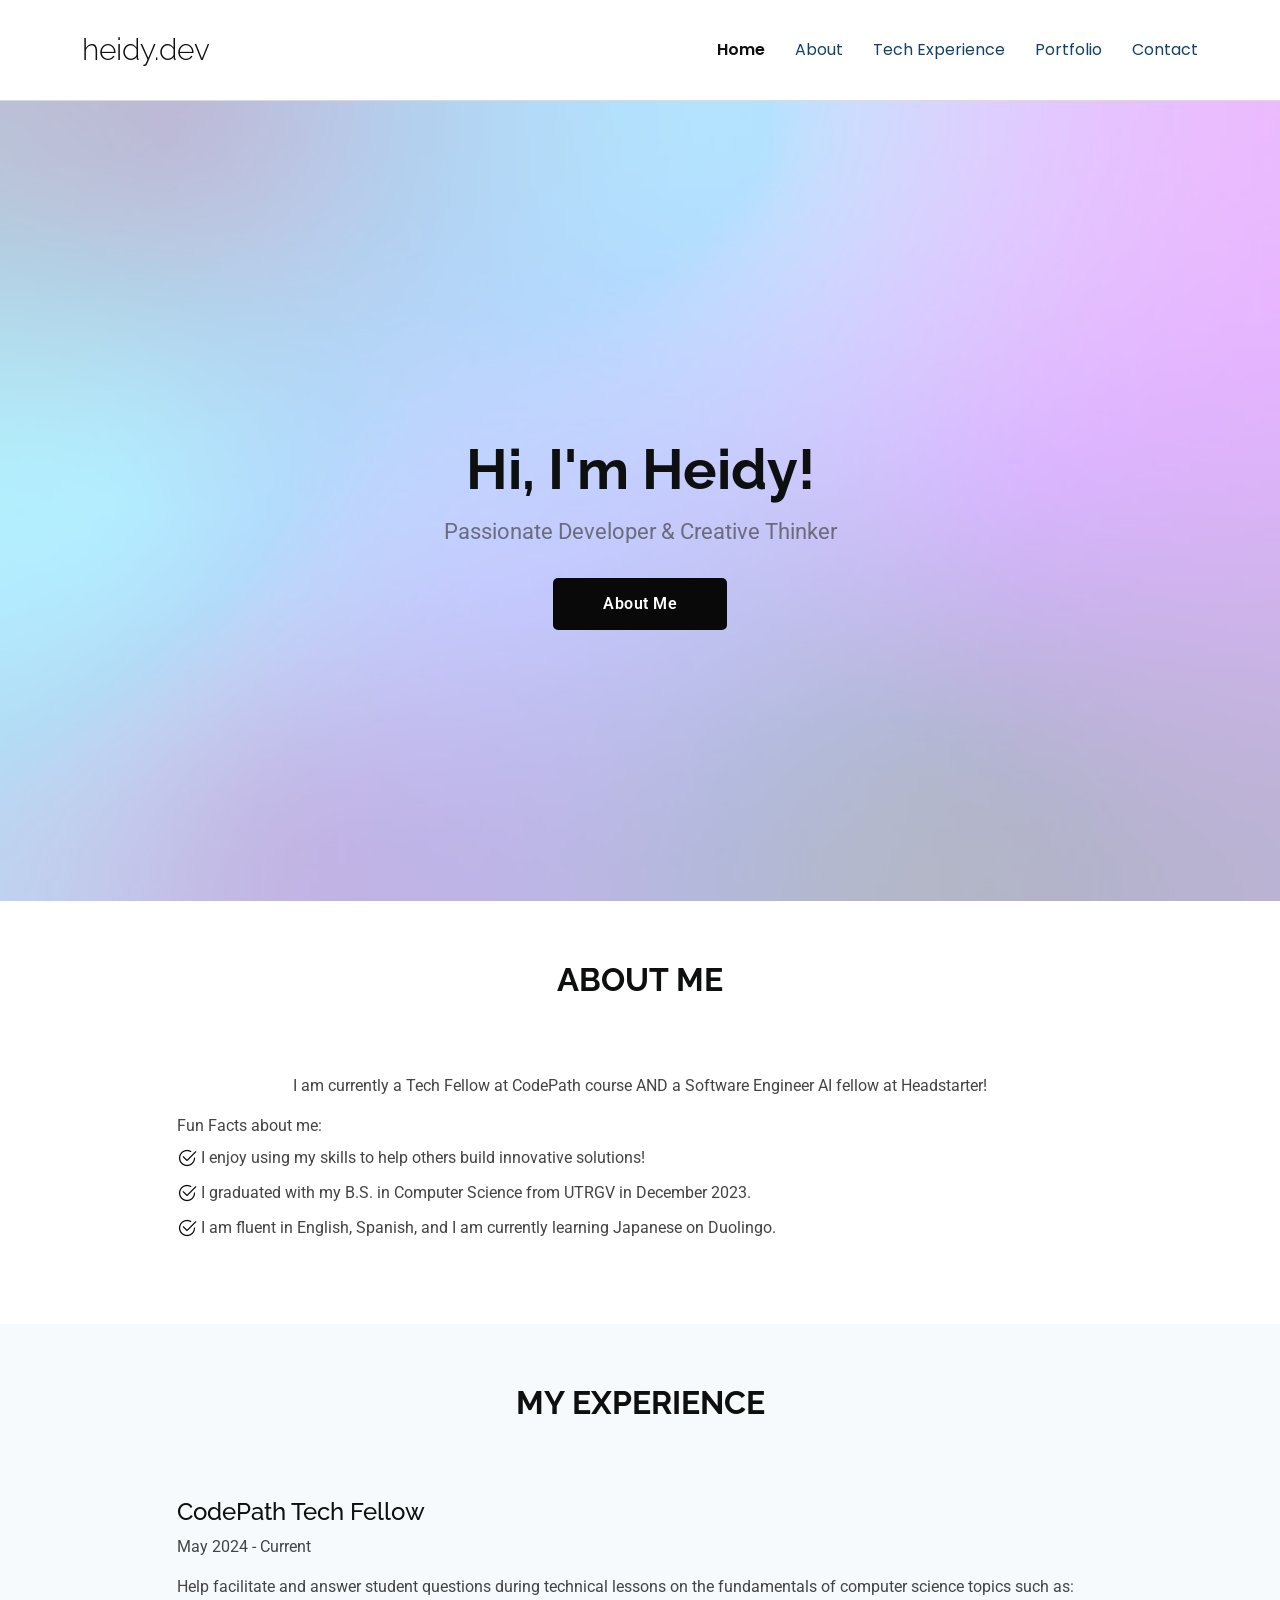
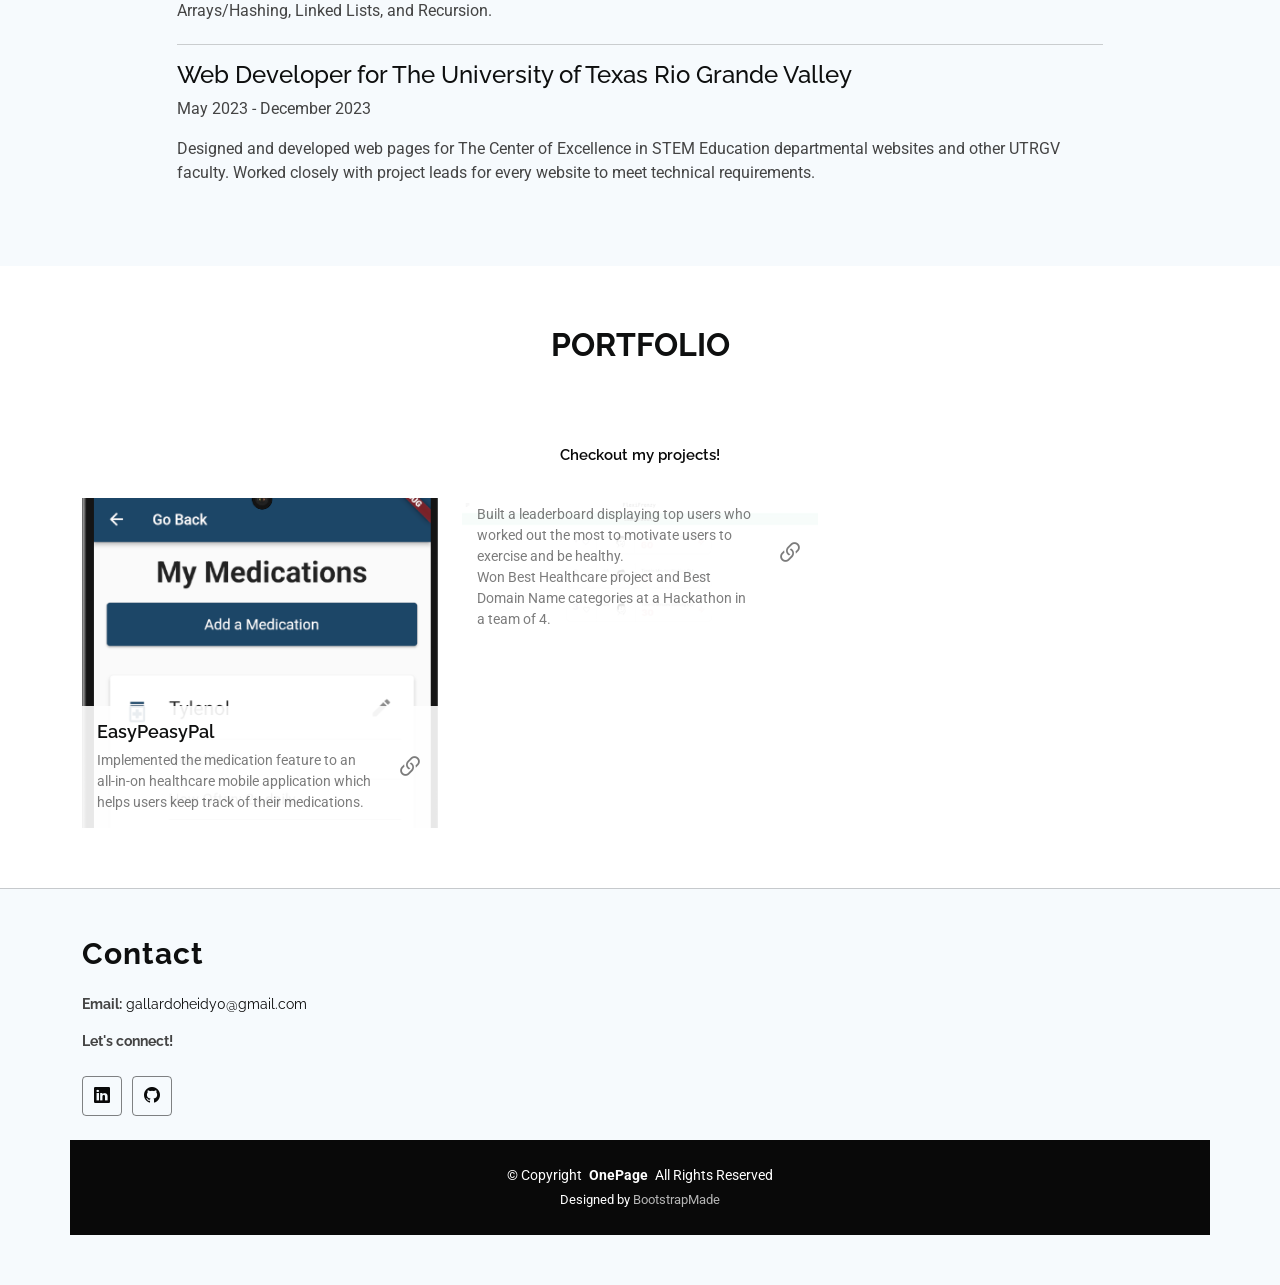
<file: index.html>
<!DOCTYPE html>
<html lang="en">

<head>
  <meta charset="utf-8">
  <meta content="width=device-width, initial-scale=1.0" name="viewport">
  <title>Heidy Gallardo</title>
  <meta content="" name="description">
  <meta content="" name="keywords">

  <!-- Favicons -->
  <link href="assets/img/favicon.png" rel="icon">
  <link href="assets/img/apple-touch-icon.png" rel="apple-touch-icon">

  <!-- Fonts -->
  <link href="https://fonts.googleapis.com" rel="preconnect">
  <link href="https://fonts.gstatic.com" rel="preconnect" crossorigin>
  <link
    href="https://fonts.googleapis.com/css2?family=Roboto:ital,wght@0,100;0,300;0,400;0,500;0,700;0,900;1,100;1,300;1,400;1,500;1,700;1,900&family=Poppins:ital,wght@0,100;0,200;0,300;0,400;0,500;0,600;0,700;0,800;0,900;1,100;1,200;1,300;1,400;1,500;1,600;1,700;1,800;1,900&family=Raleway:ital,wght@0,100;0,200;0,300;0,400;0,500;0,600;0,700;0,800;0,900;1,100;1,200;1,300;1,400;1,500;1,600;1,700;1,800;1,900&display=swap"
    rel="stylesheet">

  <!-- Vendor CSS Files -->
  <link href="assets/vendor/bootstrap/css/bootstrap.min.css" rel="stylesheet">
  <link href="assets/vendor/bootstrap-icons/bootstrap-icons.css" rel="stylesheet">
  <link href="assets/vendor/aos/aos.css" rel="stylesheet">
  <link href="assets/vendor/glightbox/css/glightbox.min.css" rel="stylesheet">
  <link href="assets/vendor/swiper/swiper-bundle.min.css" rel="stylesheet">

  <!-- Main CSS File -->
  <link href="assets/css/main.css" rel="stylesheet">

  <!-- =======================================================
  * Template Name: OnePage
  * Template URL: https://bootstrapmade.com/onepage-multipurpose-bootstrap-template/
  * Updated: Jun 29 2024 with Bootstrap v5.3.3
  * Author: BootstrapMade.com
  * License: https://bootstrapmade.com/license/
  ======================================================== -->
</head>

<body class="index-page">

  <header id="header" class="header d-flex align-items-center sticky-top">
    <div class="container-fluid container-xl position-relative d-flex align-items-center">

      <a href="index.html" class="logo d-flex align-items-center me-auto">
        <!-- Uncomment the line below if you also wish to use an image logo -->
        <!-- <img src="assets/img/logo.png" alt=""> -->
        <h1 class="sitename">heidy.dev</h1>
      </a>

      <nav id="navmenu" class="navmenu">
        <ul>
          <li><a href="#hero" class="active">Home<br></a></li>
          <li><a href="#about">About</a></li>
          <li><a href="#experience">Tech Experience</a></li>

          <li><a href="#portfolio">Portfolio</a></li>

          <li><a href="#footer">Contact</a></li>
        </ul>
        <i class="mobile-nav-toggle d-xl-none bi bi-list"></i>
      </nav>

      <!--<a class="btn-getstarted" href="#">Contact</a>-->

    </div>
  </header>

  <main class="main">

    <!-- Hero Section -->
    <section id="hero" class="hero section">

      <img src="assets/img/gradient-webpage.jpg" alt="" data-aos="fade-in" class="">

      <div class="container">
        <div class="row justify-content-center" data-aos="zoom-out">
          <div class="col-xl-7 col-lg-9 text-center">
            <h1>Hi, I'm Heidy!</h1>
            <p>Passionate Developer & Creative Thinker
            </p>
          </div>
        </div>
        <div class="text-center" data-aos="zoom-out" data-aos-delay="100">
          <a href="#about" class="btn-get-started">About Me</a>
        </div>

      </div>

    </section><!-- /Hero Section -->

    <!-- About Section -->
    <section id="about" class="about section">

      <!-- Section Title -->
      <div class="container section-title" data-aos="fade-up">
        <h2>About Me<br></h2>
      </div><!-- End Section Title -->

      <div class="container text-center">

        <div class="row gy-4 justify-content-center">

          <div class="col-xl-10 content" data-aos="fade-up" data-aos-delay="100">
            <p>
              I am currently a Tech Fellow at CodePath course AND a Software
              Engineer AI fellow at Headstarter!
            </p>
           
            <ul>
           
              <li>Fun Facts about me:</li>
              <li><i class="bi bi-check2-circle"></i> <span>I enjoy using my skills to help others build innovative
                  solutions!</span></li>
              <li><i class="bi bi-check2-circle"></i> <span>I graduated with my B.S. in Computer Science from UTRGV in
                  December 2023.</span></li>
              <li><i class="bi bi-check2-circle"></i> <span>I am fluent in English, Spanish, and I am currently learning
                  Japanese on Duolingo. </span>
              </li>
            </ul>
          </div>



        </div>


        

      </div>

    </section><!-- /About Section -->


    <!-- Work Experience Section -->
    <section id="experience" class="about section light-background">

      <!-- Section Title -->
      <div class="container section-title" data-aos="fade-up">
        <h2>My Experience<br></h2>
      </div><!-- End Section Title -->

      <div class="container">

        <div class="row gy-4 justify-content-center">

          <div class="col-xl-10 content" data-aos="fade-up" data-aos-delay="100">
            <h4>CodePath Tech Fellow </h4>
            <p>May 2024 - Current</p>
            <p> 
              <ul>
                <li>Help facilitate and answer student questions during technical lessons on the fundamentals of computer science topics such as: Arrays/Hashing, Linked Lists, and Recursion.</li>
              </ul>

            </p>
            <hr>
            <h4>Web Developer for The University of Texas Rio Grande Valley</h4>
            <p>May 2023 - December 2023</p>
            <p> 
              <ul>
                <li>Designed and developed web pages for The Center of Excellence in STEM Education departmental websites and other UTRGV faculty. Worked closely with project leads for every website to meet technical requirements.</li>
              </ul>
            </p>
          </div>



        </div>

      </div>

    </section><!-- /Work Experience Section -->

    <!-- Portfolio Section -->
    <section id="portfolio" class="portfolio section">

      <!-- Section Title -->
      <div class="container section-title" data-aos="fade-up">
        <h2>Portfolio</h2>
      
      </div><!-- End Section Title -->

      <div class="container">

        <div class="isotope-layout" data-default-filter="*" data-layout="masonry" data-sort="original-order">

          <ul class="portfolio-filters isotope-filters" data-aos="fade-up" data-aos-delay="100">
            <li data-filter="*" class="filter-active">Checkout my projects!</li>
        
          </ul><!-- End Portfolio Filters -->

          <div class="row gy-4 isotope-container" data-aos="fade-up" data-aos-delay="200">

            <div class="col-lg-4 col-md-6 portfolio-item isotope-item filter-branding">
              <img src="assets/img/medications.png" class="img-fluid" alt="">
              <div class="portfolio-info">
                <h4>EasyPeasyPal</h4>
                <p>Implemented the medication feature to an all-in-on healthcare mobile application which helps users keep track of their medications.</p>
                
                <a href="https://github.com/frankynava22/easypeasypal" title="More Details" class="details-link"><i
                    class="bi bi-link-45deg"></i></a>
              </div>
            </div><!-- End Portfolio Item -->

            <div class="col-lg-4 col-md-6 portfolio-item isotope-item filter-branding">
              <img id="leaderboard-img" src="assets/img/leaderboard.png" class="img-fluid" alt="">
              <div class="portfolio-info">
                <h4>FlexiFrenzy</h4>
                <p>Built a leaderboard displaying top users who worked out the most to motivate users to exercise and be healthy. </p>
                <p>Won Best Healthcare project and Best Domain Name categories at a Hackathon in a team of 4.</p>
                
                <a href="https://github.com/brubiol/Hackathon-2023/tree/3462a48cfcf92907704f547851f81b1fc18025a1" title="More Details" class="details-link"><i
                    class="bi bi-link-45deg"></i></a>
              </div>
            </div><!-- End Portfolio Item -->

          




          </div><!-- End Portfolio Container -->

        </div>

      </div>

    </section><!-- /Portfolio Section -->


  </main>

  <footer id="footer" class="footer light-background">

    <div class="container footer-top">
      <div class="row gy-4">

        <div class="col-lg-5 col-md-12 footer-about">
          <a href="index.html" class="logo d-flex align-items-center">
            <span class="sitename">Contact</span>
          </a>
          <p><strong>Email:</strong>
            <a href=""> gallardoheidy0@gmail.com</a>
          </p>
          <p>

          </p>

          <p><strong>Let's connect!</strong> </p>

          <div class="social-links d-flex mt-4">
            <a href="https://www.linkedin.com/in/heidy-gallardo"><i class="bi bi-linkedin"></i></a>
            <a href="https://github.com/heidygallardo"><i class="bi bi-github"></i></a>

          </div>
        </div>


        <!--
        <div class="col-lg-3 col-md-12 footer-contact text-center text-md-start">
          <span class="sitename">Contact</span>
        </div>-->


      </div>
    </div>

    <div class="container copyright text-center mt-4">
      <p>© <span>Copyright</span> <strong class="px-1 sitename">OnePage</strong> <span>All Rights Reserved</span></p>
      <div class="credits">
        <!-- All the links in the footer should remain intact. -->
        <!-- You can delete the links only if you've purchased the pro version. -->
        <!-- Licensing information: https://bootstrapmade.com/license/ -->
        <!-- Purchase the pro version with working PHP/AJAX contact form: [buy-url] -->
        Designed by <a href="https://bootstrapmade.com/">BootstrapMade</a>
      </div>
    </div>

  </footer>

  <!-- Scroll Top -->
  <a href="#" id="scroll-top" class="scroll-top d-flex align-items-center justify-content-center"><i
      class="bi bi-arrow-up-short"></i></a>

  <!-- Preloader -->
  <div id="preloader"></div>

  <!-- Vendor JS Files -->
  <script src="assets/vendor/bootstrap/js/bootstrap.bundle.min.js"></script>
  <script src="assets/vendor/php-email-form/validate.js"></script>
  <script src="assets/vendor/aos/aos.js"></script>
  <script src="assets/vendor/purecounter/purecounter_vanilla.js"></script>
  <script src="assets/vendor/glightbox/js/glightbox.min.js"></script>
  <script src="assets/vendor/swiper/swiper-bundle.min.js"></script>
  <script src="assets/vendor/imagesloaded/imagesloaded.pkgd.min.js"></script>
  <script src="assets/vendor/isotope-layout/isotope.pkgd.min.js"></script>

  <!-- Main JS File -->
  <script src="assets/js/main.js"></script>

</body>

</html>
</file>
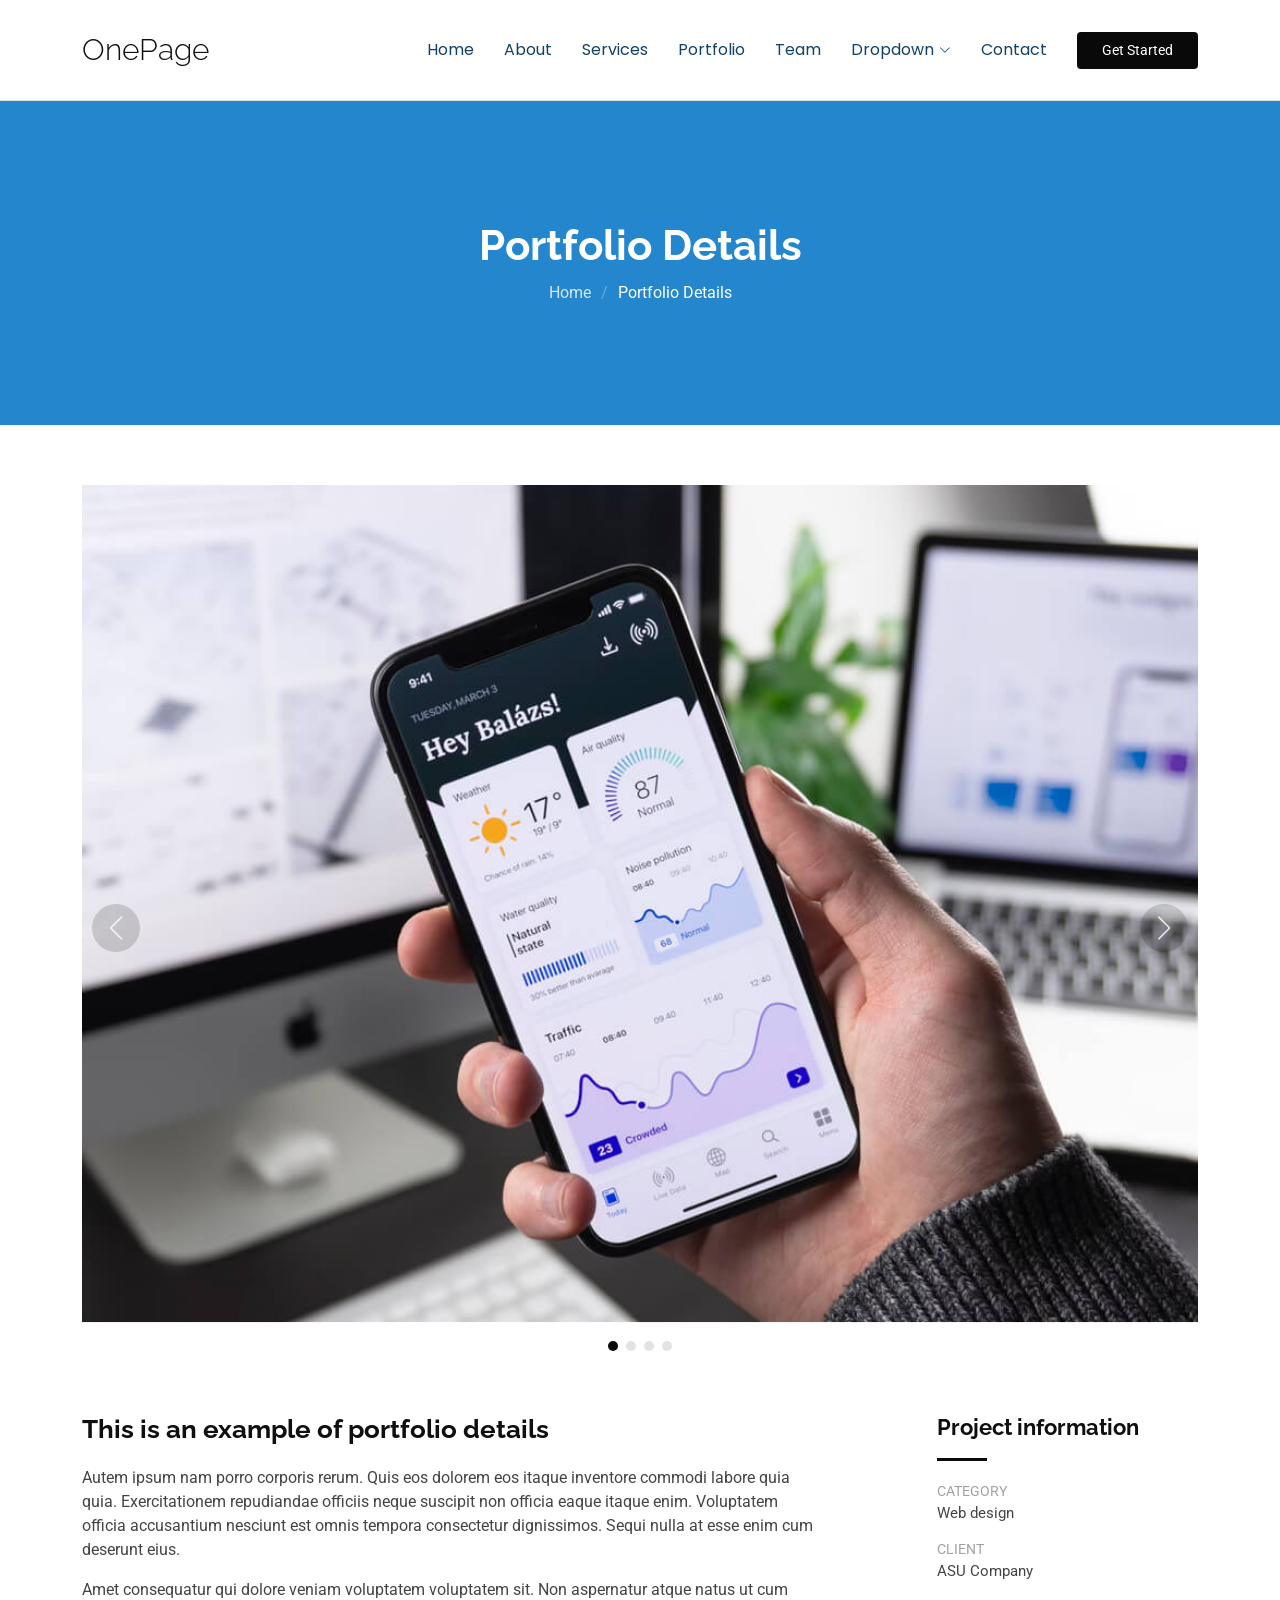
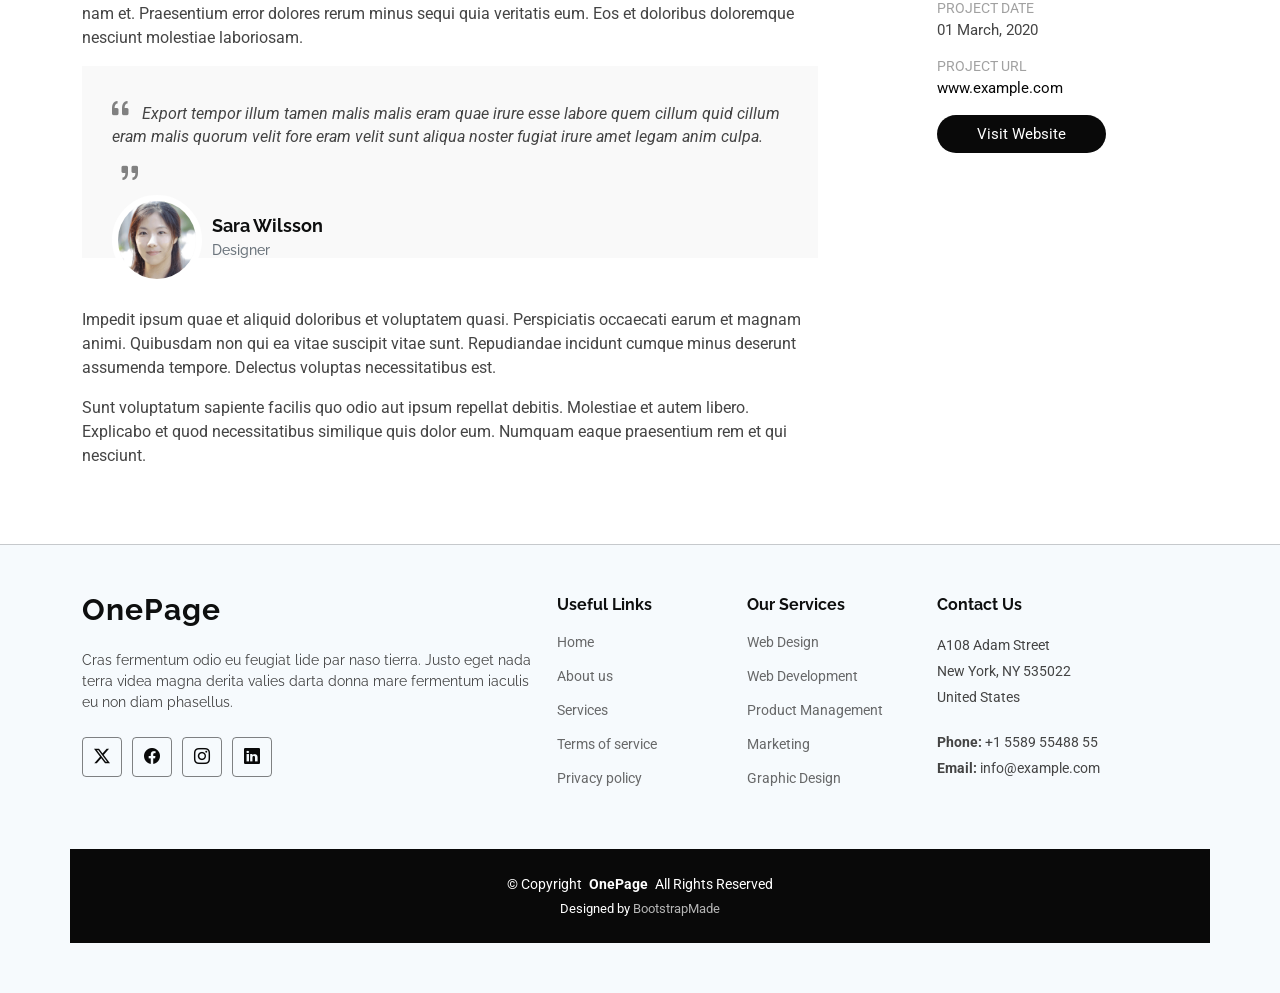
<file: portfolio-details.html>
<!DOCTYPE html>
<html lang="en">

<head>
  <meta charset="utf-8">
  <meta content="width=device-width, initial-scale=1.0" name="viewport">
  <title>Portfolio Details - OnePage Bootstrap Template</title>
  <meta content="" name="description">
  <meta content="" name="keywords">

  <!-- Favicons -->
  <link href="assets/img/favicon.png" rel="icon">
  <link href="assets/img/apple-touch-icon.png" rel="apple-touch-icon">

  <!-- Fonts -->
  <link href="https://fonts.googleapis.com" rel="preconnect">
  <link href="https://fonts.gstatic.com" rel="preconnect" crossorigin>
  <link href="https://fonts.googleapis.com/css2?family=Roboto:ital,wght@0,100;0,300;0,400;0,500;0,700;0,900;1,100;1,300;1,400;1,500;1,700;1,900&family=Poppins:ital,wght@0,100;0,200;0,300;0,400;0,500;0,600;0,700;0,800;0,900;1,100;1,200;1,300;1,400;1,500;1,600;1,700;1,800;1,900&family=Raleway:ital,wght@0,100;0,200;0,300;0,400;0,500;0,600;0,700;0,800;0,900;1,100;1,200;1,300;1,400;1,500;1,600;1,700;1,800;1,900&display=swap" rel="stylesheet">

  <!-- Vendor CSS Files -->
  <link href="assets/vendor/bootstrap/css/bootstrap.min.css" rel="stylesheet">
  <link href="assets/vendor/bootstrap-icons/bootstrap-icons.css" rel="stylesheet">
  <link href="assets/vendor/aos/aos.css" rel="stylesheet">
  <link href="assets/vendor/glightbox/css/glightbox.min.css" rel="stylesheet">
  <link href="assets/vendor/swiper/swiper-bundle.min.css" rel="stylesheet">

  <!-- Main CSS File -->
  <link href="assets/css/main.css" rel="stylesheet">

  <!-- =======================================================
  * Template Name: OnePage
  * Template URL: https://bootstrapmade.com/onepage-multipurpose-bootstrap-template/
  * Updated: Jun 29 2024 with Bootstrap v5.3.3
  * Author: BootstrapMade.com
  * License: https://bootstrapmade.com/license/
  ======================================================== -->
</head>

<body class="portfolio-details-page">

  <header id="header" class="header d-flex align-items-center sticky-top">
    <div class="container-fluid container-xl position-relative d-flex align-items-center">

      <a href="index.html" class="logo d-flex align-items-center me-auto">
        <!-- Uncomment the line below if you also wish to use an image logo -->
        <!-- <img src="assets/img/logo.png" alt=""> -->
        <h1 class="sitename">OnePage</h1>
      </a>

      <nav id="navmenu" class="navmenu">
        <ul>
          <li><a href="#hero">Home<br></a></li>
          <li><a href="#about">About</a></li>
          <li><a href="#services">Services</a></li>
          <li><a href="#portfolio">Portfolio</a></li>
          <li><a href="#team">Team</a></li>
          <li class="dropdown"><a href="#"><span>Dropdown</span> <i class="bi bi-chevron-down toggle-dropdown"></i></a>
            <ul>
              <li><a href="#">Dropdown 1</a></li>
              <li class="dropdown"><a href="#"><span>Deep Dropdown</span> <i class="bi bi-chevron-down toggle-dropdown"></i></a>
                <ul>
                  <li><a href="#">Deep Dropdown 1</a></li>
                  <li><a href="#">Deep Dropdown 2</a></li>
                  <li><a href="#">Deep Dropdown 3</a></li>
                  <li><a href="#">Deep Dropdown 4</a></li>
                  <li><a href="#">Deep Dropdown 5</a></li>
                </ul>
              </li>
              <li><a href="#">Dropdown 2</a></li>
              <li><a href="#">Dropdown 3</a></li>
              <li><a href="#">Dropdown 4</a></li>
            </ul>
          </li>
          <li><a href="#contact">Contact</a></li>
        </ul>
        <i class="mobile-nav-toggle d-xl-none bi bi-list"></i>
      </nav>

      <a class="btn-getstarted" href="#about">Get Started</a>

    </div>
  </header>

  <main class="main">

    <!-- Page Title -->
    <div class="page-title accent-background">
      <div class="container">
        <h1>Portfolio Details</h1>
        <nav class="breadcrumbs">
          <ol>
            <li><a href="index.html">Home</a></li>
            <li class="current">Portfolio Details</li>
          </ol>
        </nav>
      </div>
    </div><!-- End Page Title -->

    <!-- Portfolio Details Section -->
    <section id="portfolio-details" class="portfolio-details section">

      <div class="container" data-aos="fade-up">

        <div class="portfolio-details-slider swiper init-swiper">
          <script type="application/json" class="swiper-config">
            {
              "loop": true,
              "speed": 600,
              "autoplay": {
                "delay": 5000
              },
              "slidesPerView": "auto",
              "navigation": {
                "nextEl": ".swiper-button-next",
                "prevEl": ".swiper-button-prev"
              },
              "pagination": {
                "el": ".swiper-pagination",
                "type": "bullets",
                "clickable": true
              }
            }
          </script>
          <div class="swiper-wrapper align-items-center">

            <div class="swiper-slide">
              <img src="assets/img/portfolio/app-1.jpg" alt="">
            </div>

            <div class="swiper-slide">
              <img src="assets/img/portfolio/product-1.jpg" alt="">
            </div>

            <div class="swiper-slide">
              <img src="assets/img/portfolio/branding-1.jpg" alt="">
            </div>

            <div class="swiper-slide">
              <img src="assets/img/portfolio/books-1.jpg" alt="">
            </div>

          </div>
          <div class="swiper-button-prev"></div>
          <div class="swiper-button-next"></div>
          <div class="swiper-pagination"></div>
        </div>

        <div class="row justify-content-between gy-4 mt-4">

          <div class="col-lg-8" data-aos="fade-up">
            <div class="portfolio-description">
              <h2>This is an example of portfolio details</h2>
              <p>
                Autem ipsum nam porro corporis rerum. Quis eos dolorem eos itaque inventore commodi labore quia quia. Exercitationem repudiandae officiis neque suscipit non officia eaque itaque enim. Voluptatem officia accusantium nesciunt est omnis tempora consectetur dignissimos. Sequi nulla at esse enim cum deserunt eius.
              </p>
              <p>
                Amet consequatur qui dolore veniam voluptatem voluptatem sit. Non aspernatur atque natus ut cum nam et. Praesentium error dolores rerum minus sequi quia veritatis eum. Eos et doloribus doloremque nesciunt molestiae laboriosam.
              </p>

              <div class="testimonial-item">
                <p>
                  <i class="bi bi-quote quote-icon-left"></i>
                  <span>Export tempor illum tamen malis malis eram quae irure esse labore quem cillum quid cillum eram malis quorum velit fore eram velit sunt aliqua noster fugiat irure amet legam anim culpa.</span>
                  <i class="bi bi-quote quote-icon-right"></i>
                </p>
                <div>
                  <img src="assets/img/testimonials/testimonials-2.jpg" class="testimonial-img" alt="">
                  <h3>Sara Wilsson</h3>
                  <h4>Designer</h4>
                </div>
              </div>

              <p>
                Impedit ipsum quae et aliquid doloribus et voluptatem quasi. Perspiciatis occaecati earum et magnam animi. Quibusdam non qui ea vitae suscipit vitae sunt. Repudiandae incidunt cumque minus deserunt assumenda tempore. Delectus voluptas necessitatibus est.
              </p>

              <p>
                Sunt voluptatum sapiente facilis quo odio aut ipsum repellat debitis. Molestiae et autem libero. Explicabo et quod necessitatibus similique quis dolor eum. Numquam eaque praesentium rem et qui nesciunt.
              </p>

            </div>
          </div>

          <div class="col-lg-3" data-aos="fade-up" data-aos-delay="100">
            <div class="portfolio-info">
              <h3>Project information</h3>
              <ul>
                <li><strong>Category</strong> Web design</li>
                <li><strong>Client</strong> ASU Company</li>
                <li><strong>Project date</strong> 01 March, 2020</li>
                <li><strong>Project URL</strong> <a href="#">www.example.com</a></li>
                <li><a href="#" class="btn-visit align-self-start">Visit Website</a></li>
              </ul>
            </div>
          </div>

        </div>

      </div>

    </section><!-- /Portfolio Details Section -->

  </main>

  <footer id="footer" class="footer light-background">

    <div class="container footer-top">
      <div class="row gy-4">
        <div class="col-lg-5 col-md-12 footer-about">
          <a href="index.html" class="logo d-flex align-items-center">
            <span class="sitename">OnePage</span>
          </a>
          <p>Cras fermentum odio eu feugiat lide par naso tierra. Justo eget nada terra videa magna derita valies darta donna mare fermentum iaculis eu non diam phasellus.</p>
          <div class="social-links d-flex mt-4">
            <a href=""><i class="bi bi-twitter-x"></i></a>
            <a href=""><i class="bi bi-facebook"></i></a>
            <a href=""><i class="bi bi-instagram"></i></a>
            <a href=""><i class="bi bi-linkedin"></i></a>
          </div>
        </div>

        <div class="col-lg-2 col-6 footer-links">
          <h4>Useful Links</h4>
          <ul>
            <li><a href="#">Home</a></li>
            <li><a href="#">About us</a></li>
            <li><a href="#">Services</a></li>
            <li><a href="#">Terms of service</a></li>
            <li><a href="#">Privacy policy</a></li>
          </ul>
        </div>

        <div class="col-lg-2 col-6 footer-links">
          <h4>Our Services</h4>
          <ul>
            <li><a href="#">Web Design</a></li>
            <li><a href="#">Web Development</a></li>
            <li><a href="#">Product Management</a></li>
            <li><a href="#">Marketing</a></li>
            <li><a href="#">Graphic Design</a></li>
          </ul>
        </div>

        <div class="col-lg-3 col-md-12 footer-contact text-center text-md-start">
          <h4>Contact Us</h4>
          <p>A108 Adam Street</p>
          <p>New York, NY 535022</p>
          <p>United States</p>
          <p class="mt-4"><strong>Phone:</strong> <span>+1 5589 55488 55</span></p>
          <p><strong>Email:</strong> <span>info@example.com</span></p>
        </div>

      </div>
    </div>

    <div class="container copyright text-center mt-4">
      <p>© <span>Copyright</span> <strong class="px-1 sitename">OnePage</strong> <span>All Rights Reserved</span></p>
      <div class="credits">
        <!-- All the links in the footer should remain intact. -->
        <!-- You can delete the links only if you've purchased the pro version. -->
        <!-- Licensing information: https://bootstrapmade.com/license/ -->
        <!-- Purchase the pro version with working PHP/AJAX contact form: [buy-url] -->
        Designed by <a href="https://bootstrapmade.com/">BootstrapMade</a>
      </div>
    </div>

  </footer>

  <!-- Scroll Top -->
  <a href="#" id="scroll-top" class="scroll-top d-flex align-items-center justify-content-center"><i class="bi bi-arrow-up-short"></i></a>

  <!-- Preloader -->
  <div id="preloader"></div>

  <!-- Vendor JS Files -->
  <script src="assets/vendor/bootstrap/js/bootstrap.bundle.min.js"></script>
  <script src="assets/vendor/php-email-form/validate.js"></script>
  <script src="assets/vendor/aos/aos.js"></script>
  <script src="assets/vendor/purecounter/purecounter_vanilla.js"></script>
  <script src="assets/vendor/glightbox/js/glightbox.min.js"></script>
  <script src="assets/vendor/swiper/swiper-bundle.min.js"></script>
  <script src="assets/vendor/imagesloaded/imagesloaded.pkgd.min.js"></script>
  <script src="assets/vendor/isotope-layout/isotope.pkgd.min.js"></script>

  <!-- Main JS File -->
  <script src="assets/js/main.js"></script>

</body>

</html>
</file>
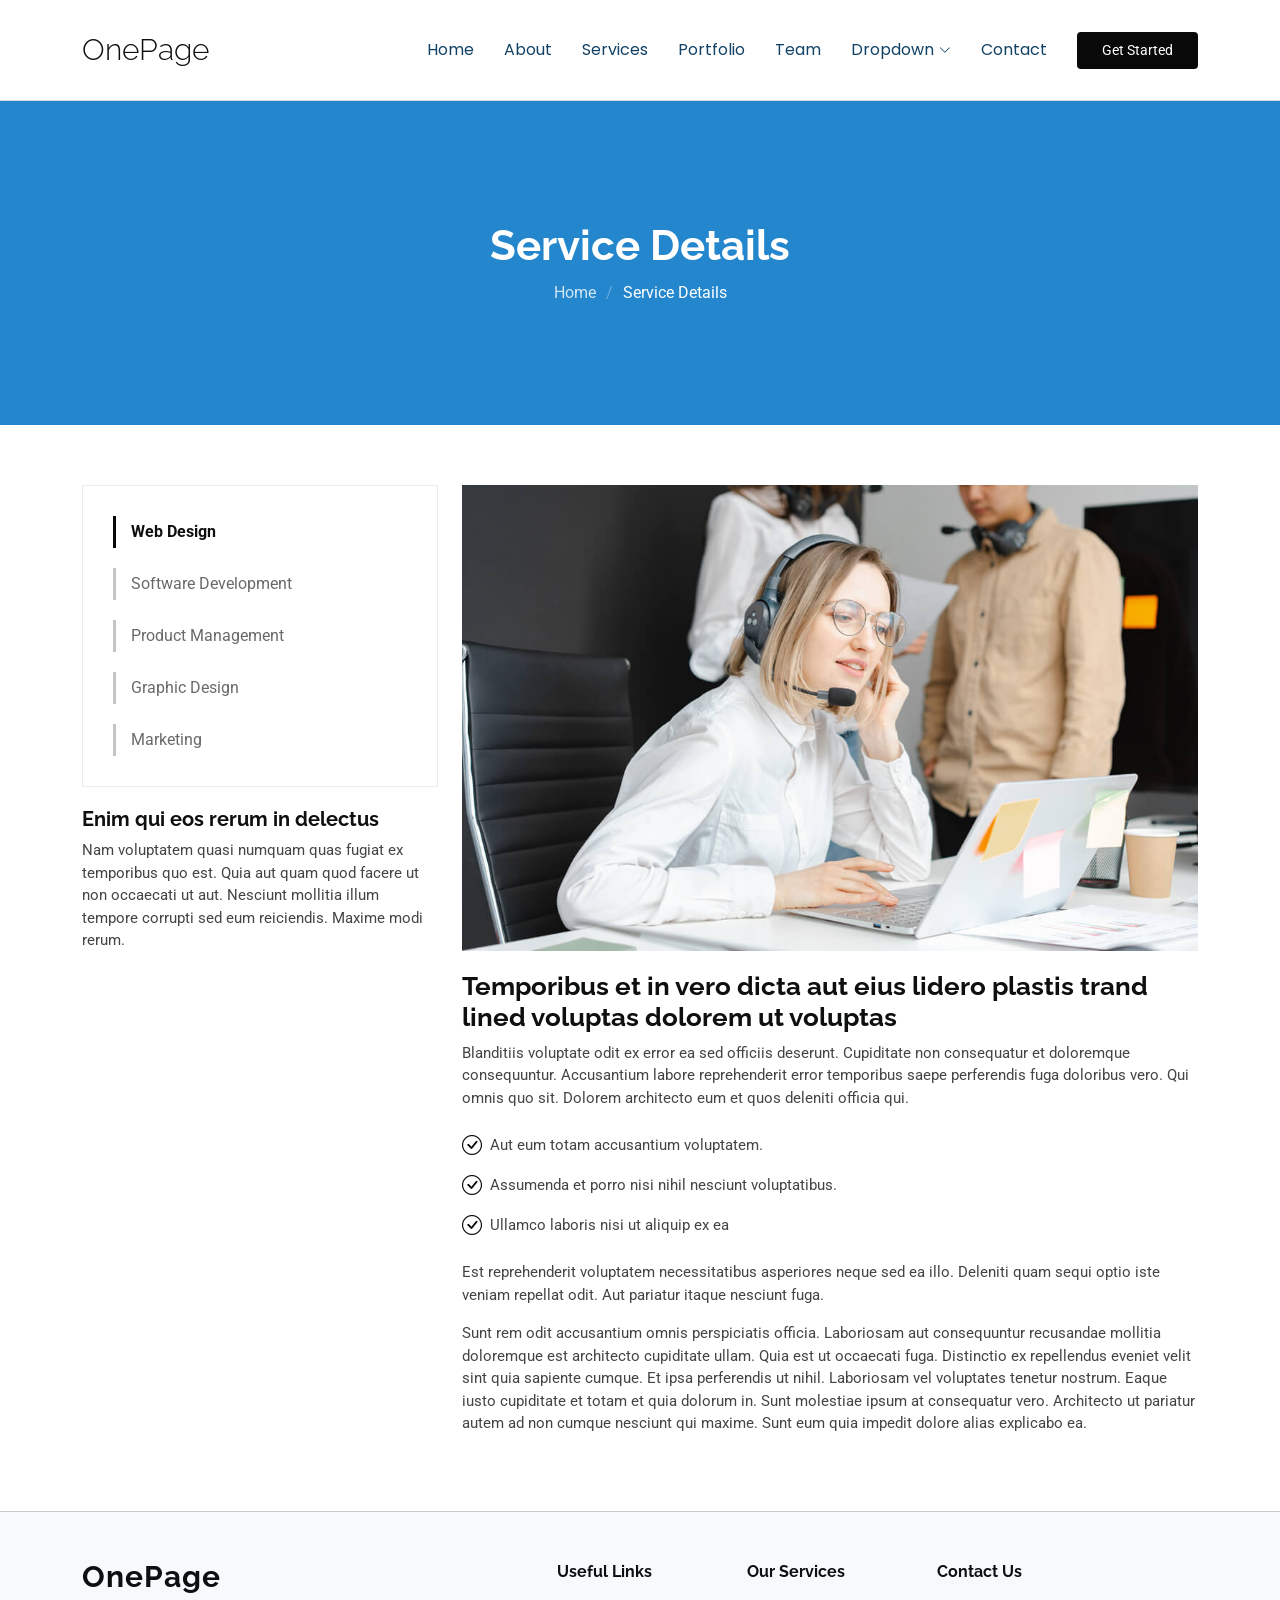
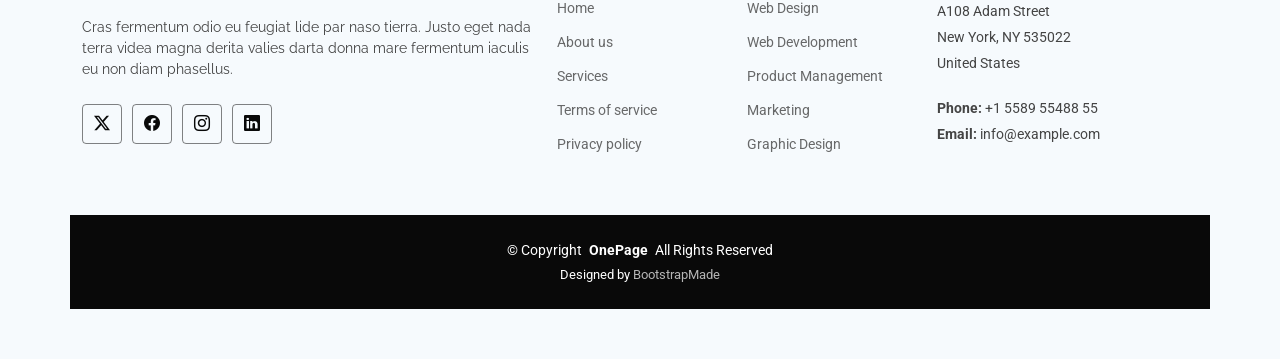
<file: service-details.html>
<!DOCTYPE html>
<html lang="en">

<head>
  <meta charset="utf-8">
  <meta content="width=device-width, initial-scale=1.0" name="viewport">
  <title>Service Details - OnePage Bootstrap Template</title>
  <meta content="" name="description">
  <meta content="" name="keywords">

  <!-- Favicons -->
  <link href="assets/img/favicon.png" rel="icon">
  <link href="assets/img/apple-touch-icon.png" rel="apple-touch-icon">

  <!-- Fonts -->
  <link href="https://fonts.googleapis.com" rel="preconnect">
  <link href="https://fonts.gstatic.com" rel="preconnect" crossorigin>
  <link href="https://fonts.googleapis.com/css2?family=Roboto:ital,wght@0,100;0,300;0,400;0,500;0,700;0,900;1,100;1,300;1,400;1,500;1,700;1,900&family=Poppins:ital,wght@0,100;0,200;0,300;0,400;0,500;0,600;0,700;0,800;0,900;1,100;1,200;1,300;1,400;1,500;1,600;1,700;1,800;1,900&family=Raleway:ital,wght@0,100;0,200;0,300;0,400;0,500;0,600;0,700;0,800;0,900;1,100;1,200;1,300;1,400;1,500;1,600;1,700;1,800;1,900&display=swap" rel="stylesheet">

  <!-- Vendor CSS Files -->
  <link href="assets/vendor/bootstrap/css/bootstrap.min.css" rel="stylesheet">
  <link href="assets/vendor/bootstrap-icons/bootstrap-icons.css" rel="stylesheet">
  <link href="assets/vendor/aos/aos.css" rel="stylesheet">
  <link href="assets/vendor/glightbox/css/glightbox.min.css" rel="stylesheet">
  <link href="assets/vendor/swiper/swiper-bundle.min.css" rel="stylesheet">

  <!-- Main CSS File -->
  <link href="assets/css/main.css" rel="stylesheet">

  <!-- =======================================================
  * Template Name: OnePage
  * Template URL: https://bootstrapmade.com/onepage-multipurpose-bootstrap-template/
  * Updated: Jun 29 2024 with Bootstrap v5.3.3
  * Author: BootstrapMade.com
  * License: https://bootstrapmade.com/license/
  ======================================================== -->
</head>

<body class="service-details-page">

  <header id="header" class="header d-flex align-items-center sticky-top">
    <div class="container-fluid container-xl position-relative d-flex align-items-center">

      <a href="index.html" class="logo d-flex align-items-center me-auto">
        <!-- Uncomment the line below if you also wish to use an image logo -->
        <!-- <img src="assets/img/logo.png" alt=""> -->
        <h1 class="sitename">OnePage</h1>
      </a>

      <nav id="navmenu" class="navmenu">
        <ul>
          <li><a href="#hero">Home<br></a></li>
          <li><a href="#about">About</a></li>
          <li><a href="#services">Services</a></li>
          <li><a href="#portfolio">Portfolio</a></li>
          <li><a href="#team">Team</a></li>
          <li class="dropdown"><a href="#"><span>Dropdown</span> <i class="bi bi-chevron-down toggle-dropdown"></i></a>
            <ul>
              <li><a href="#">Dropdown 1</a></li>
              <li class="dropdown"><a href="#"><span>Deep Dropdown</span> <i class="bi bi-chevron-down toggle-dropdown"></i></a>
                <ul>
                  <li><a href="#">Deep Dropdown 1</a></li>
                  <li><a href="#">Deep Dropdown 2</a></li>
                  <li><a href="#">Deep Dropdown 3</a></li>
                  <li><a href="#">Deep Dropdown 4</a></li>
                  <li><a href="#">Deep Dropdown 5</a></li>
                </ul>
              </li>
              <li><a href="#">Dropdown 2</a></li>
              <li><a href="#">Dropdown 3</a></li>
              <li><a href="#">Dropdown 4</a></li>
            </ul>
          </li>
          <li><a href="#contact">Contact</a></li>
        </ul>
        <i class="mobile-nav-toggle d-xl-none bi bi-list"></i>
      </nav>

      <a class="btn-getstarted" href="#about">Get Started</a>

    </div>
  </header>

  <main class="main">

    <!-- Page Title -->
    <div class="page-title accent-background">
      <div class="container">
        <h1>Service Details</h1>
        <nav class="breadcrumbs">
          <ol>
            <li><a href="index.html">Home</a></li>
            <li class="current">Service Details</li>
          </ol>
        </nav>
      </div>
    </div><!-- End Page Title -->

    <!-- Service Details Section -->
    <section id="service-details" class="service-details section">

      <div class="container">

        <div class="row gy-4">

          <div class="col-lg-4" data-aos="fade-up" data-aos-delay="100">
            <div class="services-list">
              <a href="#" class="active">Web Design</a>
              <a href="#">Software Development</a>
              <a href="#">Product Management</a>
              <a href="#">Graphic Design</a>
              <a href="#">Marketing</a>
            </div>

            <h4>Enim qui eos rerum in delectus</h4>
            <p>Nam voluptatem quasi numquam quas fugiat ex temporibus quo est. Quia aut quam quod facere ut non occaecati ut aut. Nesciunt mollitia illum tempore corrupti sed eum reiciendis. Maxime modi rerum.</p>
          </div>

          <div class="col-lg-8" data-aos="fade-up" data-aos-delay="200">
            <img src="assets/img/services.jpg" alt="" class="img-fluid services-img">
            <h3>Temporibus et in vero dicta aut eius lidero plastis trand lined voluptas dolorem ut voluptas</h3>
            <p>
              Blanditiis voluptate odit ex error ea sed officiis deserunt. Cupiditate non consequatur et doloremque consequuntur. Accusantium labore reprehenderit error temporibus saepe perferendis fuga doloribus vero. Qui omnis quo sit. Dolorem architecto eum et quos deleniti officia qui.
            </p>
            <ul>
              <li><i class="bi bi-check-circle"></i> <span>Aut eum totam accusantium voluptatem.</span></li>
              <li><i class="bi bi-check-circle"></i> <span>Assumenda et porro nisi nihil nesciunt voluptatibus.</span></li>
              <li><i class="bi bi-check-circle"></i> <span>Ullamco laboris nisi ut aliquip ex ea</span></li>
            </ul>
            <p>
              Est reprehenderit voluptatem necessitatibus asperiores neque sed ea illo. Deleniti quam sequi optio iste veniam repellat odit. Aut pariatur itaque nesciunt fuga.
            </p>
            <p>
              Sunt rem odit accusantium omnis perspiciatis officia. Laboriosam aut consequuntur recusandae mollitia doloremque est architecto cupiditate ullam. Quia est ut occaecati fuga. Distinctio ex repellendus eveniet velit sint quia sapiente cumque. Et ipsa perferendis ut nihil. Laboriosam vel voluptates tenetur nostrum. Eaque iusto cupiditate et totam et quia dolorum in. Sunt molestiae ipsum at consequatur vero. Architecto ut pariatur autem ad non cumque nesciunt qui maxime. Sunt eum quia impedit dolore alias explicabo ea.
            </p>
          </div>

        </div>

      </div>

    </section><!-- /Service Details Section -->

  </main>

  <footer id="footer" class="footer light-background">

    <div class="container footer-top">
      <div class="row gy-4">
        <div class="col-lg-5 col-md-12 footer-about">
          <a href="index.html" class="logo d-flex align-items-center">
            <span class="sitename">OnePage</span>
          </a>
          <p>Cras fermentum odio eu feugiat lide par naso tierra. Justo eget nada terra videa magna derita valies darta donna mare fermentum iaculis eu non diam phasellus.</p>
          <div class="social-links d-flex mt-4">
            <a href=""><i class="bi bi-twitter-x"></i></a>
            <a href=""><i class="bi bi-facebook"></i></a>
            <a href=""><i class="bi bi-instagram"></i></a>
            <a href=""><i class="bi bi-linkedin"></i></a>
          </div>
        </div>

        <div class="col-lg-2 col-6 footer-links">
          <h4>Useful Links</h4>
          <ul>
            <li><a href="#">Home</a></li>
            <li><a href="#">About us</a></li>
            <li><a href="#">Services</a></li>
            <li><a href="#">Terms of service</a></li>
            <li><a href="#">Privacy policy</a></li>
          </ul>
        </div>

        <div class="col-lg-2 col-6 footer-links">
          <h4>Our Services</h4>
          <ul>
            <li><a href="#">Web Design</a></li>
            <li><a href="#">Web Development</a></li>
            <li><a href="#">Product Management</a></li>
            <li><a href="#">Marketing</a></li>
            <li><a href="#">Graphic Design</a></li>
          </ul>
        </div>

        <div class="col-lg-3 col-md-12 footer-contact text-center text-md-start">
          <h4>Contact Us</h4>
          <p>A108 Adam Street</p>
          <p>New York, NY 535022</p>
          <p>United States</p>
          <p class="mt-4"><strong>Phone:</strong> <span>+1 5589 55488 55</span></p>
          <p><strong>Email:</strong> <span>info@example.com</span></p>
        </div>

      </div>
    </div>

    <div class="container copyright text-center mt-4">
      <p>© <span>Copyright</span> <strong class="px-1 sitename">OnePage</strong> <span>All Rights Reserved</span></p>
      <div class="credits">
        <!-- All the links in the footer should remain intact. -->
        <!-- You can delete the links only if you've purchased the pro version. -->
        <!-- Licensing information: https://bootstrapmade.com/license/ -->
        <!-- Purchase the pro version with working PHP/AJAX contact form: [buy-url] -->
        Designed by <a href="https://bootstrapmade.com/">BootstrapMade</a>
      </div>
    </div>

  </footer>

  <!-- Scroll Top -->
  <a href="#" id="scroll-top" class="scroll-top d-flex align-items-center justify-content-center"><i class="bi bi-arrow-up-short"></i></a>

  <!-- Preloader -->
  <div id="preloader"></div>

  <!-- Vendor JS Files -->
  <script src="assets/vendor/bootstrap/js/bootstrap.bundle.min.js"></script>
  <script src="assets/vendor/php-email-form/validate.js"></script>
  <script src="assets/vendor/aos/aos.js"></script>
  <script src="assets/vendor/purecounter/purecounter_vanilla.js"></script>
  <script src="assets/vendor/glightbox/js/glightbox.min.js"></script>
  <script src="assets/vendor/swiper/swiper-bundle.min.js"></script>
  <script src="assets/vendor/imagesloaded/imagesloaded.pkgd.min.js"></script>
  <script src="assets/vendor/isotope-layout/isotope.pkgd.min.js"></script>

  <!-- Main JS File -->
  <script src="assets/js/main.js"></script>

</body>

</html>
</file>
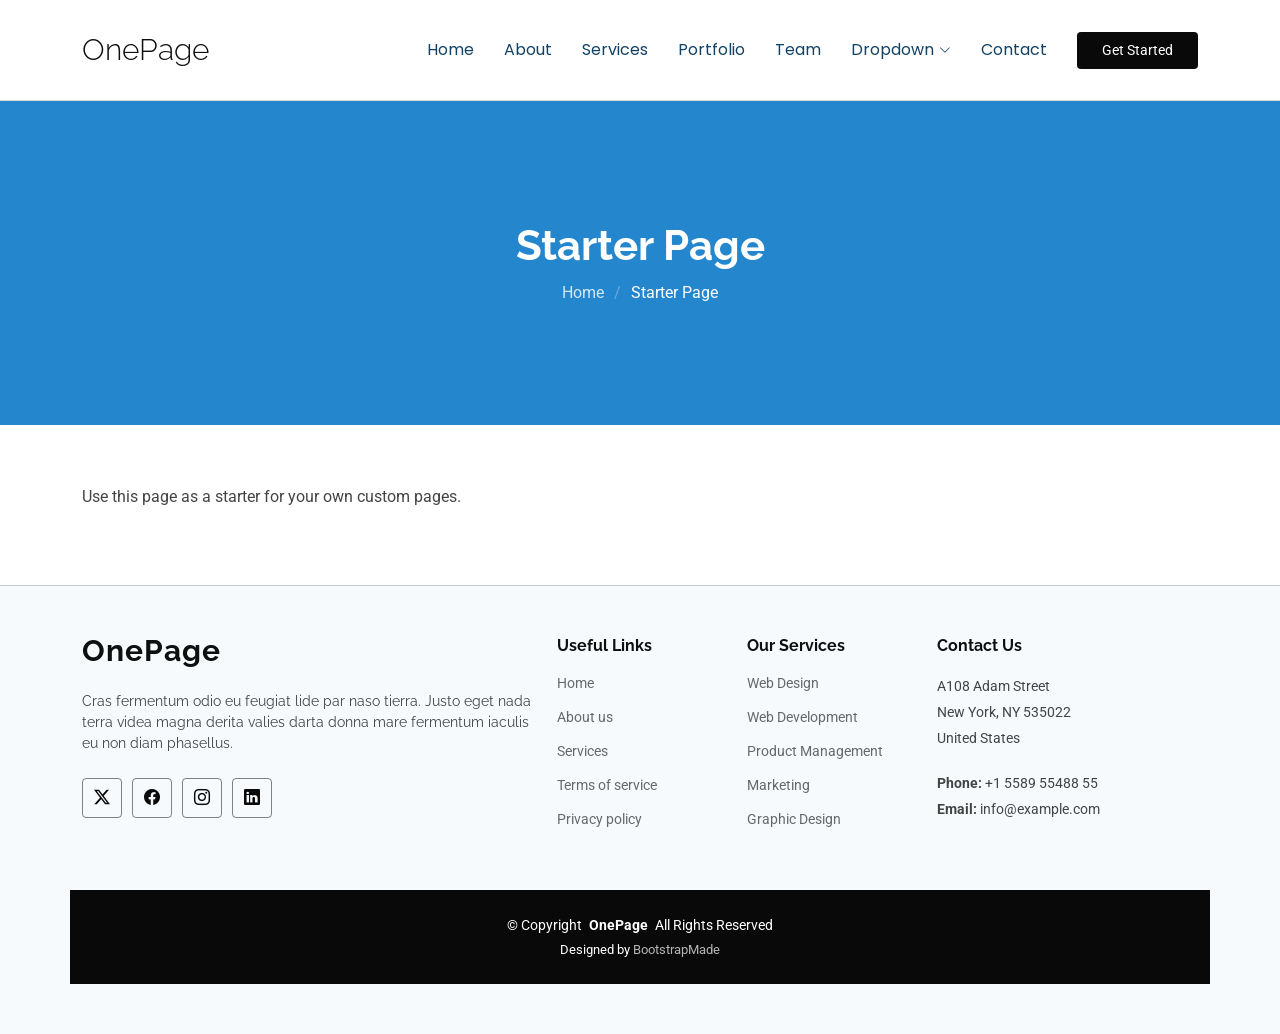
<file: starter-page.html>
<!DOCTYPE html>
<html lang="en">

<head>
  <meta charset="utf-8">
  <meta content="width=device-width, initial-scale=1.0" name="viewport">
  <title>Starter Page - OnePage Bootstrap Template</title>
  <meta content="" name="description">
  <meta content="" name="keywords">

  <!-- Favicons -->
  <link href="assets/img/favicon.png" rel="icon">
  <link href="assets/img/apple-touch-icon.png" rel="apple-touch-icon">

  <!-- Fonts -->
  <link href="https://fonts.googleapis.com" rel="preconnect">
  <link href="https://fonts.gstatic.com" rel="preconnect" crossorigin>
  <link href="https://fonts.googleapis.com/css2?family=Roboto:ital,wght@0,100;0,300;0,400;0,500;0,700;0,900;1,100;1,300;1,400;1,500;1,700;1,900&family=Poppins:ital,wght@0,100;0,200;0,300;0,400;0,500;0,600;0,700;0,800;0,900;1,100;1,200;1,300;1,400;1,500;1,600;1,700;1,800;1,900&family=Raleway:ital,wght@0,100;0,200;0,300;0,400;0,500;0,600;0,700;0,800;0,900;1,100;1,200;1,300;1,400;1,500;1,600;1,700;1,800;1,900&display=swap" rel="stylesheet">

  <!-- Vendor CSS Files -->
  <link href="assets/vendor/bootstrap/css/bootstrap.min.css" rel="stylesheet">
  <link href="assets/vendor/bootstrap-icons/bootstrap-icons.css" rel="stylesheet">
  <link href="assets/vendor/aos/aos.css" rel="stylesheet">
  <link href="assets/vendor/glightbox/css/glightbox.min.css" rel="stylesheet">
  <link href="assets/vendor/swiper/swiper-bundle.min.css" rel="stylesheet">

  <!-- Main CSS File -->
  <link href="assets/css/main.css" rel="stylesheet">

  <!-- =======================================================
  * Template Name: OnePage
  * Template URL: https://bootstrapmade.com/onepage-multipurpose-bootstrap-template/
  * Updated: Jun 29 2024 with Bootstrap v5.3.3
  * Author: BootstrapMade.com
  * License: https://bootstrapmade.com/license/
  ======================================================== -->
</head>

<body class="starter-page-page">

  <header id="header" class="header d-flex align-items-center sticky-top">
    <div class="container-fluid container-xl position-relative d-flex align-items-center">

      <a href="index.html" class="logo d-flex align-items-center me-auto">
        <!-- Uncomment the line below if you also wish to use an image logo -->
        <!-- <img src="assets/img/logo.png" alt=""> -->
        <h1 class="sitename">OnePage</h1>
      </a>

      <nav id="navmenu" class="navmenu">
        <ul>
          <li><a href="#hero">Home<br></a></li>
          <li><a href="#about">About</a></li>
          <li><a href="#services">Services</a></li>
          <li><a href="#portfolio">Portfolio</a></li>
          <li><a href="#team">Team</a></li>
          <li class="dropdown"><a href="#"><span>Dropdown</span> <i class="bi bi-chevron-down toggle-dropdown"></i></a>
            <ul>
              <li><a href="#">Dropdown 1</a></li>
              <li class="dropdown"><a href="#"><span>Deep Dropdown</span> <i class="bi bi-chevron-down toggle-dropdown"></i></a>
                <ul>
                  <li><a href="#">Deep Dropdown 1</a></li>
                  <li><a href="#">Deep Dropdown 2</a></li>
                  <li><a href="#">Deep Dropdown 3</a></li>
                  <li><a href="#">Deep Dropdown 4</a></li>
                  <li><a href="#">Deep Dropdown 5</a></li>
                </ul>
              </li>
              <li><a href="#">Dropdown 2</a></li>
              <li><a href="#">Dropdown 3</a></li>
              <li><a href="#">Dropdown 4</a></li>
            </ul>
          </li>
          <li><a href="#contact">Contact</a></li>
        </ul>
        <i class="mobile-nav-toggle d-xl-none bi bi-list"></i>
      </nav>

      <a class="btn-getstarted" href="#about">Get Started</a>

    </div>
  </header>

  <main class="main">

    <!-- Page Title -->
    <div class="page-title accent-background">
      <div class="container">
        <h1>Starter Page</h1>
        <nav class="breadcrumbs">
          <ol>
            <li><a href="index.html">Home</a></li>
            <li class="current">Starter Page</li>
          </ol>
        </nav>
      </div>
    </div><!-- End Page Title -->

    <!-- Starter Section Section -->
    <section id="starter-section" class="starter-section section">

      <div class="container" data-aos="fade-up">
        <p>Use this page as a starter for your own custom pages.</p>
      </div>

    </section><!-- /Starter Section Section -->

  </main>

  <footer id="footer" class="footer light-background">

    <div class="container footer-top">
      <div class="row gy-4">
        <div class="col-lg-5 col-md-12 footer-about">
          <a href="index.html" class="logo d-flex align-items-center">
            <span class="sitename">OnePage</span>
          </a>
          <p>Cras fermentum odio eu feugiat lide par naso tierra. Justo eget nada terra videa magna derita valies darta donna mare fermentum iaculis eu non diam phasellus.</p>
          <div class="social-links d-flex mt-4">
            <a href=""><i class="bi bi-twitter-x"></i></a>
            <a href=""><i class="bi bi-facebook"></i></a>
            <a href=""><i class="bi bi-instagram"></i></a>
            <a href=""><i class="bi bi-linkedin"></i></a>
          </div>
        </div>

        <div class="col-lg-2 col-6 footer-links">
          <h4>Useful Links</h4>
          <ul>
            <li><a href="#">Home</a></li>
            <li><a href="#">About us</a></li>
            <li><a href="#">Services</a></li>
            <li><a href="#">Terms of service</a></li>
            <li><a href="#">Privacy policy</a></li>
          </ul>
        </div>

        <div class="col-lg-2 col-6 footer-links">
          <h4>Our Services</h4>
          <ul>
            <li><a href="#">Web Design</a></li>
            <li><a href="#">Web Development</a></li>
            <li><a href="#">Product Management</a></li>
            <li><a href="#">Marketing</a></li>
            <li><a href="#">Graphic Design</a></li>
          </ul>
        </div>

        <div class="col-lg-3 col-md-12 footer-contact text-center text-md-start">
          <h4>Contact Us</h4>
          <p>A108 Adam Street</p>
          <p>New York, NY 535022</p>
          <p>United States</p>
          <p class="mt-4"><strong>Phone:</strong> <span>+1 5589 55488 55</span></p>
          <p><strong>Email:</strong> <span>info@example.com</span></p>
        </div>

      </div>
    </div>

    <div class="container copyright text-center mt-4">
      <p>© <span>Copyright</span> <strong class="px-1 sitename">OnePage</strong> <span>All Rights Reserved</span></p>
      <div class="credits">
        <!-- All the links in the footer should remain intact. -->
        <!-- You can delete the links only if you've purchased the pro version. -->
        <!-- Licensing information: https://bootstrapmade.com/license/ -->
        <!-- Purchase the pro version with working PHP/AJAX contact form: [buy-url] -->
        Designed by <a href="https://bootstrapmade.com/">BootstrapMade</a>
      </div>
    </div>

  </footer>

  <!-- Scroll Top -->
  <a href="#" id="scroll-top" class="scroll-top d-flex align-items-center justify-content-center"><i class="bi bi-arrow-up-short"></i></a>

  <!-- Preloader -->
  <div id="preloader"></div>

  <!-- Vendor JS Files -->
  <script src="assets/vendor/bootstrap/js/bootstrap.bundle.min.js"></script>
  <script src="assets/vendor/php-email-form/validate.js"></script>
  <script src="assets/vendor/aos/aos.js"></script>
  <script src="assets/vendor/purecounter/purecounter_vanilla.js"></script>
  <script src="assets/vendor/glightbox/js/glightbox.min.js"></script>
  <script src="assets/vendor/swiper/swiper-bundle.min.js"></script>
  <script src="assets/vendor/imagesloaded/imagesloaded.pkgd.min.js"></script>
  <script src="assets/vendor/isotope-layout/isotope.pkgd.min.js"></script>

  <!-- Main JS File -->
  <script src="assets/js/main.js"></script>

</body>

</html>
</file>
<file: assets/css/main.css>
/**
* Template Name: OnePage
* Template URL: https://bootstrapmade.com/onepage-multipurpose-bootstrap-template/
* Updated: Jun 29 2024 with Bootstrap v5.3.3
* Author: BootstrapMade.com
* License: https://bootstrapmade.com/license/
*/

/*--------------------------------------------------------------
# Font & Color Variables
# Help: https://bootstrapmade.com/color-system/
--------------------------------------------------------------*/
/* Fonts */
:root {
  --default-font: "Roboto",  system-ui, -apple-system, "Segoe UI", Roboto, "Helvetica Neue", Arial, "Noto Sans", "Liberation Sans", sans-serif, "Apple Color Emoji", "Segoe UI Emoji", "Segoe UI Symbol", "Noto Color Emoji";
  --heading-font: "Raleway",  sans-serif;
  --nav-font: "Poppins",  sans-serif;
}

/*
/* Global Colors - The following color variables are used throughout the website. Updating them here will change the color scheme of the entire website */
:root { 
  --background-color: #ffffff; /* Background color for the entire website, including individual sections */
  --default-color: #444444; /* Default color used for the majority of the text content across the entire website */
  --heading-color: #0e0f0f; /* Color for headings, subheadings and title throughout the website */
  --accent-color: #090909; /* Accent color that represents your brand on the website. It's used for buttons, links, and other elements that need to stand out */
  --surface-color: #ffffff; /* The surface color is used as a background of boxed elements within sections, such as cards, icon boxes, or other elements that require a visual separation from the global background. */
  --contrast-color: #ffffff; /* Contrast color for text, ensuring readability against backgrounds of accent, heading, or default colors. */

  /* original colors: 
  --background-color: #ffffff; 
  --default-color: #444444; 
  --heading-color: #124265; 
  --accent-color: #2487ce; 
  --surface-color: #ffffff; 
  --contrast-color: #ffffff; 
   */

}
/* Global Colors - The following color variables are used throughout the website. Updating them here will change the color scheme of the entire website 
:root { 
  --background-color: #15202B; 
  --default-color: #444444; 
  --heading-color: #fff; 
  --accent-color: #24cec6;
  --surface-color: #ffffff; 
  --contrast-color: #ffffff; 
}
*/

/* Nav Menu Colors - The following color variables are used specifically for the navigation menu. They are separate from the global colors to allow for more customization options */
:root {
  --nav-color: #124265;  /* The default color of the main navmenu links */
  --nav-hover-color: #0e0f0f; /* Applied to main navmenu links when they are hovered over or active */
  --nav-mobile-background-color: #ffffff; /* Used as the background color for mobile navigation menu */
  --nav-dropdown-background-color: #ffffff; /* Used as the background color for dropdown items that appear when hovering over primary navigation items */
  --nav-dropdown-color: #124265; /* Used for navigation links of the dropdown items in the navigation menu. */
  --nav-dropdown-hover-color: #0e0f0f; /* Similar to --nav-hover-color, this color is applied to dropdown navigation links when they are hovered over. */
}

/* Color Presets - These classes override global colors when applied to any section or element, providing reuse of the sam color scheme. */

.light-background {
  --background-color: #f6fafd;
  --surface-color: #ffffff;
}

.dark-background {
  --background-color: #060606;
  --default-color: #ffffff;
  --heading-color: #ffffff;
  --surface-color: #252525;
  --contrast-color: #ffffff;
}

.accent-background {
  --background-color: #2487ce;
  --default-color: #ffffff;
  --heading-color: #ffffff;
  --accent-color: #ffffff;
  --surface-color: #469fdf;
  --contrast-color: #ffffff;
}

/* Smooth scroll */
:root {
  scroll-behavior: smooth;
}

/*--------------------------------------------------------------
# General Styling & Shared Classes
--------------------------------------------------------------*/
body {
  color: var(--default-color);
  background-color: var(--background-color);
  font-family: var(--default-font);
}

a {
  color: var(--accent-color);
  text-decoration: none;
  transition: 0.3s;
}

a:hover {
  color: color-mix(in srgb, var(--accent-color), transparent 25%);
  text-decoration: none;
}

h1,
h2,
h3,
h4,
h5,
h6 {
  color: var(--heading-color);
  font-family: var(--heading-font);
}

/* Pulsating Play Button
------------------------------*/
.pulsating-play-btn {
  width: 94px;
  height: 94px;
  background: radial-gradient(var(--accent-color) 50%, color-mix(in srgb, var(--accent-color), transparent 75%) 52%);
  border-radius: 50%;
  display: block;
  position: relative;
  overflow: hidden;
}

.pulsating-play-btn:before {
  content: "";
  position: absolute;
  width: 120px;
  height: 120px;
  animation-delay: 0s;
  animation: pulsate-play-btn 2s;
  animation-direction: forwards;
  animation-iteration-count: infinite;
  animation-timing-function: steps;
  opacity: 1;
  border-radius: 50%;
  border: 5px solid color-mix(in srgb, var(--accent-color), transparent 30%);
  top: -15%;
  left: -15%;
  background: rgba(198, 16, 0, 0);
}

.pulsating-play-btn:after {
  content: "";
  position: absolute;
  left: 50%;
  top: 50%;
  transform: translateX(-40%) translateY(-50%);
  width: 0;
  height: 0;
  border-top: 10px solid transparent;
  border-bottom: 10px solid transparent;
  border-left: 15px solid #fff;
  z-index: 100;
  transition: all 400ms cubic-bezier(0.55, 0.055, 0.675, 0.19);
}

.pulsating-play-btn:hover:before {
  content: "";
  position: absolute;
  left: 50%;
  top: 50%;
  transform: translateX(-40%) translateY(-50%);
  width: 0;
  height: 0;
  border: none;
  border-top: 10px solid transparent;
  border-bottom: 10px solid transparent;
  border-left: 15px solid #fff;
  z-index: 200;
  animation: none;
  border-radius: 0;
}

.pulsating-play-btn:hover:after {
  border-left: 15px solid var(--accent-color);
  transform: scale(20);
}

@keyframes pulsate-play-btn {
  0% {
    transform: scale(0.6, 0.6);
    opacity: 1;
  }

  100% {
    transform: scale(1, 1);
    opacity: 0;
  }
}

/* PHP Email Form Messages
------------------------------*/
.php-email-form .error-message {
  display: none;
  background: #df1529;
  color: #ffffff;
  text-align: left;
  padding: 15px;
  margin-bottom: 24px;
  font-weight: 600;
}

.php-email-form .sent-message {
  display: none;
  color: #ffffff;
  background: #059652;
  text-align: center;
  padding: 15px;
  margin-bottom: 24px;
  font-weight: 600;
}

.php-email-form .loading {
  display: none;
  background: var(--surface-color);
  text-align: center;
  padding: 15px;
  margin-bottom: 24px;
}

.php-email-form .loading:before {
  content: "";
  display: inline-block;
  border-radius: 50%;
  width: 24px;
  height: 24px;
  margin: 0 10px -6px 0;
  border: 3px solid var(--accent-color);
  border-top-color: var(--surface-color);
  animation: php-email-form-loading 1s linear infinite;
}

@keyframes php-email-form-loading {
  0% {
    transform: rotate(0deg);
  }

  100% {
    transform: rotate(360deg);
  }
}

/*--------------------------------------------------------------
# Global Header
--------------------------------------------------------------*/
.header {
  color: var(--default-color);
  background-color: var(--background-color);
  padding: 20px 0;
  transition: all 0.5s;
  z-index: 997;
  border-bottom: 1px solid color-mix(in srgb, var(--accent-color), transparent 85%);
}

.header .logo {
  line-height: 1;
}

.header .logo img {
  max-height: 36px;
  margin-right: 8px;
}

.header .logo h1 {
  font-size: 30px;
  margin: 0;
  font-weight: 300;
  color: var(--heading-color);
}

.header .btn-getstarted,
.header .btn-getstarted:focus {
  color: var(--contrast-color);
  background: var(--accent-color);
  font-size: 14px;
  padding: 8px 25px;
  margin: 0 0 0 30px;
  border-radius: 4px;
  transition: 0.3s;
}

.header .btn-getstarted:hover,
.header .btn-getstarted:focus:hover {
  color: var(--contrast-color);
  background: color-mix(in srgb, var(--accent-color), transparent 15%);
}

@media (max-width: 1200px) {
  .header .logo {
    order: 1;
  }

  .header .btn-getstarted {
    order: 2;
    margin: 0 15px 0 0;
    padding: 6px 15px;
  }

  .header .navmenu {
    order: 3;
  }
}

.scrolled .header {
  border-color: var(--contrast-color);
  box-shadow: 0px 0 18px rgba(0, 0, 0, 0.1);
}

/*--------------------------------------------------------------
# Navigation Menu
--------------------------------------------------------------*/
/* Navmenu - Desktop */
@media (min-width: 1200px) {
  .navmenu {
    padding: 0;
  }

  .navmenu ul {
    margin: 0;
    padding: 0;
    display: flex;
    list-style: none;
    align-items: center;
  }

  .navmenu li {
    position: relative;
  }

  .navmenu a,
  .navmenu a:focus {
    color: var(--nav-color);
    padding: 18px 15px;
    font-size: 16px;
    font-family: var(--nav-font);
    font-weight: 400;
    display: flex;
    align-items: center;
    justify-content: space-between;
    white-space: nowrap;
    transition: 0.3s;
  }

  .navmenu a i,
  .navmenu a:focus i {
    font-size: 12px;
    line-height: 0;
    margin-left: 5px;
    transition: 0.3s;
  }

  .navmenu li:last-child a {
    padding-right: 0;
  }

  .navmenu li:hover>a,
  .navmenu .active,
  .navmenu .active:focus {
    color: var(--nav-hover-color);
    font-weight: 600; /* added font*/ 
  }

  .navmenu .dropdown ul {
    margin: 0;
    padding: 10px 0;
    background: var(--nav-dropdown-background-color);
    display: block;
    position: absolute;
    visibility: hidden;
    left: 14px;
    top: 130%;
    opacity: 0;
    transition: 0.3s;
    border-radius: 4px;
    z-index: 99;
    box-shadow: 0px 0px 30px rgba(0, 0, 0, 0.1);
    
  }

  .navmenu .dropdown ul li {
    min-width: 200px;
  }

  .navmenu .dropdown ul a {
    padding: 10px 20px;
    font-size: 15px;
    text-transform: none;
    color: var(--nav-dropdown-color);
  }

  .navmenu .dropdown ul a i {
    font-size: 12px;
  }

  .navmenu .dropdown ul a:hover,
  .navmenu .dropdown ul .active:hover,
  .navmenu .dropdown ul li:hover>a {
    color: var(--nav-dropdown-hover-color);
  }

  .navmenu .dropdown:hover>ul {
    opacity: 1;
    top: 100%;
    visibility: visible;
  }

  .navmenu .dropdown .dropdown ul {
    top: 0;
    left: -90%;
    visibility: hidden;
  }

  .navmenu .dropdown .dropdown:hover>ul {
    opacity: 1;
    top: 0;
    left: -100%;
    visibility: visible;
  }
}

/* Navmenu - Mobile */
@media (max-width: 1199px) {
  .mobile-nav-toggle {
    color: var(--nav-color);
    font-size: 28px;
    line-height: 0;
    margin-right: 10px;
    cursor: pointer;
    transition: color 0.3s;
  }

  .navmenu {
    padding: 0;
    z-index: 9997;
  }

  .navmenu ul {
    display: none;
    position: absolute;
    inset: 60px 20px 20px 20px;
    padding: 10px 0;
    margin: 0;
    border-radius: 6px;
    background-color: var(--nav-mobile-background-color);
    overflow-y: auto;
    transition: 0.3s;
    z-index: 9998;
    box-shadow: 0px 0px 30px rgba(0, 0, 0, 0.1);
  }

  .navmenu a,
  .navmenu a:focus {
    color: var(--nav-dropdown-color);
    padding: 10px 20px;
    font-family: var(--nav-font);
    font-size: 17px;
    font-weight: 500;
    display: flex;
    align-items: center;
    justify-content: space-between;
    white-space: nowrap;
    transition: 0.3s;
  }

  .navmenu a i,
  .navmenu a:focus i {
    font-size: 12px;
    line-height: 0;
    margin-left: 5px;
    width: 30px;
    height: 30px;
    display: flex;
    align-items: center;
    justify-content: center;
    border-radius: 50%;
    transition: 0.3s;
    background-color: color-mix(in srgb, var(--accent-color), transparent 90%);
  }

  .navmenu a i:hover,
  .navmenu a:focus i:hover {
    background-color: var(--accent-color);
    color: var(--contrast-color); 
  }

  .navmenu a:hover,
  .navmenu .active,
  .navmenu .active:focus {
    color: var(--nav-dropdown-hover-color);
  }

  .navmenu .active i,
  .navmenu .active:focus i {
    background-color: var(--accent-color);
    color: var(--contrast-color);
    transform: rotate(180deg);
  }

  .navmenu .dropdown ul {
    position: static;
    display: none;
    z-index: 99;
    padding: 10px 0;
    margin: 10px 20px;
    background-color: var(--nav-dropdown-background-color);
    border: 1px solid color-mix(in srgb, var(--default-color), transparent 90%);
    box-shadow: none;
    transition: all 0.5s ease-in-out;
  }

  .navmenu .dropdown ul ul {
    background-color: rgba(33, 37, 41, 0.1);
  }

  .navmenu .dropdown>.dropdown-active {
    display: block;
    background-color: rgba(33, 37, 41, 0.03);
  }

  .mobile-nav-active {
    overflow: hidden;
  }

  .mobile-nav-active .mobile-nav-toggle {
    color: #fff;
    position: absolute;
    font-size: 32px;
    top: 15px;
    right: 15px;
    margin-right: 0;
    z-index: 9999;
  }

  .mobile-nav-active .navmenu {
    position: fixed;
    overflow: hidden;
    inset: 0;
    background: rgba(33, 37, 41, 0.8);
    transition: 0.3s;
  }

  .mobile-nav-active .navmenu>ul {
    display: block;
  }
}

/*--------------------------------------------------------------
# Global Footer
--------------------------------------------------------------*/
.footer {
  color: var(--default-color);
  background-color: var(--background-color);
  border-top: 1px solid color-mix(in srgb, var(--accent-color), transparent 80%);
  font-size: 14px;
  padding-bottom: 50px;
  position: relative;
}

.footer .footer-top {
  padding-top: 50px;
}

.footer .footer-about .logo {
  line-height: 1;
  margin-bottom: 25px;
}

.footer .footer-about .logo img {
  max-height: 40px;
  margin-right: 6px;
}

.footer .footer-about .logo span {
  color: var(--heading-color);
  font-size: 30px;
  font-weight: 700;
  letter-spacing: 1px;
  font-family: var(--heading-font);
}

.footer .footer-about p {
  font-size: 14px;
  font-family: var(--heading-font);
}

.footer .social-links a {
  display: flex;
  align-items: center;
  justify-content: center;
  width: 40px;
  height: 40px;
  border-radius: 4px;
  border: 1px solid color-mix(in srgb, var(--accent-color), transparent 50%);
  font-size: 16px;
  color: var(--accent-color);
  margin-right: 10px;
  transition: 0.3s;
}

.footer .social-links a:hover {
  background-color: var(--accent-color);
  color: var(--contrast-color);
  border-color: var(--accent-color);
}

.footer h4 {
  font-size: 16px;
  font-weight: bold;
  position: relative;
  padding-bottom: 12px;
}

.footer .footer-links {
  margin-bottom: 30px;
}

.footer .footer-links ul {
  list-style: none;
  padding: 0;
  margin: 0;
}

.footer .footer-links ul i {
  padding-right: 2px;
  font-size: 12px;
  line-height: 0;
}

.footer .footer-links ul li {
  padding: 10px 0;
  display: flex;
  align-items: center;
}

.footer .footer-links ul li:first-child {
  padding-top: 0;
}

.footer .footer-links ul a {
  color: color-mix(in srgb, var(--default-color), transparent 20%);
  display: inline-block;
  line-height: 1;
}

.footer .footer-links ul a:hover {
  color: var(--accent-color);
}

.footer .footer-contact p {
  margin-bottom: 5px;
}

.footer .copyright {
  padding-top: 25px;
  padding-bottom: 25px;
  background-color: var(--accent-color);
  color: var(--contrast-color);
}

.footer .copyright p {
  margin-bottom: 0;
}

.footer .credits {
  margin-top: 4px;
  font-size: 13px;
}

.footer .credits a {
  color: color-mix(in srgb, var(--contrast-color), transparent 30%);
}

/*--------------------------------------------------------------
# Preloader
--------------------------------------------------------------*/
#preloader {
  position: fixed;
  inset: 0;
  z-index: 999999;
  overflow: hidden;
  background: var(--background-color);
  transition: all 0.6s ease-out;
}

#preloader:before {
  content: "";
  position: fixed;
  top: calc(50% - 30px);
  left: calc(50% - 30px);
  border: 6px solid #ffffff;
  border-color: var(--accent-color) transparent var(--accent-color) transparent;
  border-radius: 50%;
  width: 60px;
  height: 60px;
  animation: animate-preloader 1.5s linear infinite;
}

@keyframes animate-preloader {
  0% {
    transform: rotate(0deg);
  }

  100% {
    transform: rotate(360deg);
  }
}

/*--------------------------------------------------------------
# Scroll Top Button
--------------------------------------------------------------*/
.scroll-top {
  position: fixed;
  visibility: hidden;
  opacity: 0;
  right: 15px;
  bottom: 15px;
  z-index: 99999;
  background-color: var(--accent-color);
  width: 40px;
  height: 40px;
  border-radius: 4px;
  transition: all 0.4s;
}

.scroll-top i {
  font-size: 24px;
  color: var(--contrast-color);
  line-height: 0;
}

.scroll-top:hover {
  background-color: color-mix(in srgb, var(--accent-color), transparent 20%);
  color: var(--contrast-color);
}

.scroll-top.active {
  visibility: visible;
  opacity: 1;
}

/*--------------------------------------------------------------
# Disable aos animation delay on mobile devices
--------------------------------------------------------------*/
@media screen and (max-width: 768px) {
  [data-aos-delay] {
    transition-delay: 0 !important;
  }
}

/*--------------------------------------------------------------
# Global Page Titles & Breadcrumbs
--------------------------------------------------------------*/
.page-title {
  color: var(--default-color);
  background-color: var(--background-color);
  padding: 120px 0;
  text-align: center;
  position: relative;
}

.page-title h1 {
  font-size: 42px;
  font-weight: 700;
  margin-bottom: 10px;
}

.page-title .breadcrumbs ol {
  display: flex;
  flex-wrap: wrap;
  list-style: none;
  justify-content: center;
  padding: 0;
  margin: 0;
  font-size: 16px;
  font-weight: 400;
}

.page-title .breadcrumbs ol a {
  color: color-mix(in srgb, var(--default-color), transparent 20%);
}

.page-title .breadcrumbs ol li+li {
  padding-left: 10px;
}

.page-title .breadcrumbs ol li+li::before {
  content: "/";
  display: inline-block;
  padding-right: 10px;
  color: color-mix(in srgb, var(--default-color), transparent 70%);
}

/*--------------------------------------------------------------
# Global Sections
--------------------------------------------------------------*/
section,
.section {
  color: var(--default-color);
  background-color: var(--background-color);
  padding: 60px 0;
  scroll-margin-top: 100px;
  overflow: clip;
}

@media (max-width: 1199px) {

  section,
  .section {
    scroll-margin-top: 76px;
  }
}

/*--------------------------------------------------------------
# Global Section Titles
--------------------------------------------------------------*/
.section-title {
  text-align: center;
  padding-bottom: 60px;
  position: relative;
}

.section-title h2 {
  font-size: 32px;
  font-weight: 700;
  margin-bottom: 15px;
  text-transform: uppercase;
}

.section-title p {
  margin-bottom: 0;
}

/*--------------------------------------------------------------
# Hero Section
--------------------------------------------------------------*/
.hero {
  width: 100%;
  min-height: calc(100vh - 100px);
  position: relative;
  display: flex;
  align-items: center;
  justify-content: center;
  padding: 120px 0 60px 0;
  overflow: hidden;
}

.hero:before {
  content: "";
  background: color-mix(in srgb, var(--background-color), transparent 30%);
  position: absolute;
  inset: 0;
  z-index: 2;
}

.hero img {
  position: absolute;
  inset: 0;
  display: block;
  width: 100%;
  height: 100%;
  object-fit: cover;
  z-index: 1;
}

.hero .container {
  position: relative;
  z-index: 3;
}

.hero h1 {
  margin: 0;
  font-size: 56px;
  font-weight: 700;
  line-height: 72px;
}

.hero p {
  margin: 10px 0 0 0;
  font-size: 22px;
  color: color-mix(in srgb, var(--default-color), transparent 30%);
}

@media (max-width: 992px) {
  .hero h1 {
    font-size: 28px;
    line-height: 36px;
  }

  .hero p {
    font-size: 18px;
    line-height: 24px;
  }
}

.hero .btn-get-started {
  color: var(--contrast-color);
  background: var(--accent-color);
  font-weight: 600;
  font-size: 16px;
  letter-spacing: 0.5px;
  display: inline-block;
  padding: 14px 50px;
  border-radius: 5px;
  transition: 0.5s;
  margin-top: 30px;
}

.hero .btn-get-started:hover {
  background: color-mix(in srgb, var(--accent-color), transparent 15%);
}

.hero .icon-box {
  background-color: var(--surface-color);
  padding: 50px 30px;
  position: relative;
  overflow: hidden;
  box-shadow: 0 0 29px 0 rgba(0, 0, 0, 0.1);
  transition: all 0.3s ease-in-out;
  border-radius: 8px;
  z-index: 1;
  height: 100%;
  width: 100%;
}

.hero .icon-box .title {
  font-weight: 700;
  margin-bottom: 15px;
  font-size: 18px;
}

.hero .icon-box .title a {
  color: var(--heading-color);
  transition: 0.3s;
}

.hero .icon-box .description {
  font-size: 15px;
  margin-bottom: 0;
  color: color-mix(in srgb, var(--default-color), transparent 40%);
}

.hero .icon-box .icon {
  margin-bottom: 20px;
  padding-top: 10px;
  display: inline-block;
  transition: all 0.3s ease-in-out;
  font-size: 36px;
  line-height: 1;
  color: var(--accent-color);
}

@media (min-width: 640px) {
  .hero .icon-box:hover {
    transform: scale(1.08);
  }

  .hero .icon-box:hover .title a {
    color: var(--accent-color);
  }
}

/*--------------------------------------------------------------
# About Section
--------------------------------------------------------------*/
.about ul {
  list-style: none;
  padding: 0;
}

.about ul li {
  padding-bottom: 5px;
  display: flex;
  align-items: center;
}

.about ul i {
  font-size: 20px;
  padding-right: 4px;
  color: var(--accent-color);
}

.about .read-more {
  background: var(--accent-color);
  color: var(--contrast-color);
  font-family: var(--heading-font);
  font-weight: 500;
  font-size: 16px;
  letter-spacing: 1px;
  padding: 10px 28px;
  border-radius: 5px;
  transition: 0.3s;
  display: inline-flex;
  align-items: center;
  justify-content: center;
}

.about .read-more i {
  font-size: 18px;
  margin-left: 5px;
  line-height: 0;
  transition: 0.3s;
}

.about .read-more:hover {
  background: color-mix(in srgb, var(--accent-color), transparent 20%);
}

.about .read-more:hover i {
  transform: translate(5px, 0);
}

/*--------------------------------------------------------------
# Stats Section
--------------------------------------------------------------*/
.stats {
  padding: 30px 0;
}

.stats .stats-item {
  padding: 30px;
  width: 100%;
}

.stats .stats-item span {
  font-size: 48px;
  display: block;
  color: var(--accent-color);
  font-weight: 700;
}

.stats .stats-item p {
  color: color-mix(in srgb, var(--default-color), transparent 40%);
  padding: 0;
  margin: 0;
  font-family: var(--heading-font);
  font-size: 15px;
  font-weight: 600;
}

/*--------------------------------------------------------------
# About Alt Section
--------------------------------------------------------------*/
.about-alt .content h3 {
  font-size: 1.75rem;
  font-weight: 700;
}

.about-alt .content ul {
  list-style: none;
  padding: 0;
}

.about-alt .content ul li {
  padding: 10px 0 0 0;
  display: flex;
}

.about-alt .content ul i {
  color: var(--accent-color);
  margin-right: 0.5rem;
  line-height: 1.2;
  font-size: 1.25rem;
}

.about-alt .content p:last-child {
  margin-bottom: 0;
}

.about-alt .pulsating-play-btn {
  position: absolute;
  left: calc(50% - 47px);
  top: calc(50% - 47px);
}

/*--------------------------------------------------------------
# Clients Section
--------------------------------------------------------------*/
.clients {
  padding: 20px 0;
}

.clients .client-logo {
  display: flex;
  justify-content: center;
  align-items: center;
  overflow: hidden;
}

.clients .client-logo img {
  padding: 20px 40px;
  max-width: 90%;
  transition: 0.3s;
  opacity: 0.5;
  filter: grayscale(100);
}

.clients .client-logo img:hover {
  filter: none;
  opacity: 1;
  transform: scale(1.1);
}

@media (max-width: 640px) {
  .clients .client-logo img {
    padding: 20px;
  }
}

/*--------------------------------------------------------------
# Testimonials Section
--------------------------------------------------------------*/
.testimonials .testimonials-carousel,
.testimonials .testimonials-slider {
  overflow: hidden;
}

.testimonials .testimonial-item {
  box-sizing: content-box;
  min-height: 320px;
}

.testimonials .testimonial-item .testimonial-img {
  width: 90px;
  border-radius: 50%;
  margin: -40px 0 0 40px;
  position: relative;
  z-index: 2;
  border: 6px solid var(--background-color);
}

.testimonials .testimonial-item h3 {
  font-size: 18px;
  font-weight: bold;
  margin: 10px 0 5px 45px;
}

.testimonials .testimonial-item h4 {
  font-size: 14px;
  color: color-mix(in srgb, var(--default-color), transparent 20%);
  margin: 0 0 0 45px;
}

.testimonials .testimonial-item .quote-icon-left,
.testimonials .testimonial-item .quote-icon-right {
  color: color-mix(in srgb, var(--accent-color), transparent 50%);
  font-size: 26px;
  line-height: 0;
}

.testimonials .testimonial-item .quote-icon-left {
  display: inline-block;
  left: -5px;
  position: relative;
}

.testimonials .testimonial-item .quote-icon-right {
  display: inline-block;
  right: -5px;
  position: relative;
  top: 10px;
  transform: scale(-1, -1);
}

.testimonials .testimonial-item p {
  font-style: italic;
  margin: 0 15px 0 15px;
  padding: 20px 20px 60px 20px;
  background: color-mix(in srgb, var(--default-color), transparent 97%);
  position: relative;
  border-radius: 6px;
  position: relative;
  z-index: 1;
}

.testimonials .swiper-wrapper {
  height: auto;
}

.testimonials .swiper-pagination {
  margin-top: 20px;
  position: relative;
}

.testimonials .swiper-pagination .swiper-pagination-bullet {
  width: 12px;
  height: 12px;
  background-color: var(--background-color);
  opacity: 1;
  border: 1px solid var(--accent-color);
}

.testimonials .swiper-pagination .swiper-pagination-bullet-active {
  background-color: var(--accent-color);
}

/*--------------------------------------------------------------
# Services Section
--------------------------------------------------------------*/
.services .service-item {
  background-color: var(--surface-color);
  box-shadow: 0px 5px 90px 0px rgba(0, 0, 0, 0.1);
  height: 100%;
  padding: 60px 30px;
  text-align: center;
  transition: 0.3s;
  border-radius: 5px;
}

.services .service-item .icon {
  margin: 0 auto;
  width: 100px;
  height: 100px;
  display: flex;
  align-items: center;
  justify-content: center;
  transition: ease-in-out 0.3s;
  position: relative;
}

.services .service-item .icon i {
  font-size: 36px;
  transition: 0.5s;
  position: relative;
}

.services .service-item .icon svg {
  position: absolute;
  top: 0;
  left: 0;
}

.services .service-item .icon svg path {
  transition: 0.5s;
  fill: color-mix(in srgb, var(--default-color), transparent 95%);
}

.services .service-item h3 {
  font-weight: 700;
  margin: 10px 0 15px 0;
  font-size: 22px;
}

.services .service-item p {
  line-height: 24px;
  font-size: 14px;
  margin-bottom: 0;
}

.services .service-item:hover {
  box-shadow: 0px 5px 35px 0px rgba(0, 0, 0, 0.1);
}

.services .service-item.item-cyan i {
  color: #0dcaf0;
}

.services .service-item.item-cyan:hover .icon i {
  color: #fff;
}

.services .service-item.item-cyan:hover .icon path {
  fill: #0dcaf0;
}

.services .service-item.item-orange i {
  color: #fd7e14;
}

.services .service-item.item-orange:hover .icon i {
  color: #fff;
}

.services .service-item.item-orange:hover .icon path {
  fill: #fd7e14;
}

.services .service-item.item-teal i {
  color: #20c997;
}

.services .service-item.item-teal:hover .icon i {
  color: #fff;
}

.services .service-item.item-teal:hover .icon path {
  fill: #20c997;
}

.services .service-item.item-red i {
  color: #df1529;
}

.services .service-item.item-red:hover .icon i {
  color: #fff;
}

.services .service-item.item-red:hover .icon path {
  fill: #df1529;
}

.services .service-item.item-indigo i {
  color: #6610f2;
}

.services .service-item.item-indigo:hover .icon i {
  color: #fff;
}

.services .service-item.item-indigo:hover .icon path {
  fill: #6610f2;
}

.services .service-item.item-pink i {
  color: #f3268c;
}

.services .service-item.item-pink:hover .icon i {
  color: #fff;
}

.services .service-item.item-pink:hover .icon path {
  fill: #f3268c;
}

/*--------------------------------------------------------------
# Call To Action Section
--------------------------------------------------------------*/
.call-to-action {
  padding: 80px 0;
  position: relative;
  clip-path: inset(0);
}

.call-to-action h3 {
  font-size: 28px;
  font-weight: 700;
  color: var(--default-color);
}

.call-to-action p {
  color: var(--default-color);
}

.call-to-action .cta-btn {
  font-family: var(--heading-font);
  font-weight: 500;
  font-size: 16px;
  letter-spacing: 1px;
  display: inline-block;
  padding: 12px 40px;
  border-radius: 5px;
  transition: 0.5s;
  margin: 10px;
  border: 2px solid var(--contrast-color);
  color: var(--contrast-color);
}

.call-to-action .cta-btn:hover {
  background: var(--surface-color);
  color: var(--accent-color);
}

/*--------------------------------------------------------------
# Portfolio Section
--------------------------------------------------------------*/
.portfolio .portfolio-filters {
  padding: 0;
  margin: 0 auto 20px auto;
  list-style: none;
  text-align: center;
}

.portfolio .portfolio-filters li {
  cursor: pointer;
  display: inline-block;
  padding: 8px 20px 10px 20px;
  margin: 0;
  font-size: 15px;
  font-weight: 600;
  line-height: 1;
  margin-bottom: 5px;
  border-radius: 50px;
  transition: all 0.3s ease-in-out;
  font-family: var(--heading-font);
}

.portfolio .portfolio-filters li:hover,
.portfolio .portfolio-filters li.filter-active {
  color: var(--accent-color);
}

.portfolio .portfolio-filters li:first-child {
  margin-left: 0;
}

.portfolio .portfolio-filters li:last-child {
  margin-right: 0;
}

@media (max-width: 575px) {
  .portfolio .portfolio-filters li {
    font-size: 14px;
    margin: 0 0 10px 0;
  }
}

.portfolio .portfolio-item {
  position: relative;
  overflow: hidden;
}

.portfolio .portfolio-item .portfolio-info {
  opacity: 1; /*changed from 0 to 1 */
  position: absolute;
  left: 12px;
  right: 12px;
  bottom: 0; /*changed from -100% to 0 */
  z-index: 3;
  transition: all ease-in-out 0.5s;
  background: color-mix(in srgb, var(--background-color), transparent 10%);
  padding: 15px;
  
}

.portfolio .portfolio-item .portfolio-info h4 {
  font-size: 18px;
  font-weight: 600;
  padding-right: 50px;
}

.portfolio .portfolio-item .portfolio-info p {
  color: color-mix(in srgb, var(--default-color), transparent 30%);
  font-size: 14px;
  margin-bottom: 0;
  padding-right: 50px;
}

.portfolio .portfolio-item .portfolio-info .preview-link,
.portfolio .portfolio-item .portfolio-info .details-link {
  position: absolute;
  right: 50px;
  font-size: 24px;
  top: calc(50% - 14px);
  color: color-mix(in srgb, var(--default-color), transparent 30%);
  transition: 0.3s;
  line-height: 0;
}

.portfolio .portfolio-item .portfolio-info .preview-link:hover,
.portfolio .portfolio-item .portfolio-info .details-link:hover {
  color: var(--accent-color);
}

.portfolio .portfolio-item .portfolio-info .details-link {
  right: 14px;
  font-size: 28px;
}

.portfolio .portfolio-item:hover .portfolio-info {
  opacity: 1;
  bottom: 0;
}

/*--------------------------------------------------------------
# Team Section
--------------------------------------------------------------*/
.team .team-member {
  background-color: var(--surface-color);
  overflow: hidden;
  border-radius: 5px;
  box-shadow: 0px 0 10px rgba(0, 0, 0, 0.1);
  height: 100%;
}

.team .team-member .member-img {
  position: relative;
  overflow: hidden;
}

.team .team-member .social {
  position: absolute;
  left: 0;
  bottom: 30px;
  right: 0;
  opacity: 0;
  transition: ease-in-out 0.3s;
  text-align: center;
}

.team .team-member .social a {
  background: color-mix(in srgb, var(--contrast-color), transparent 25%);
  color: color-mix(in srgb, var(--default-color), transparent 20%);
  margin: 0 3px;
  border-radius: 4px;
  width: 36px;
  height: 36px;
  transition: ease-in-out 0.3s;
  display: inline-flex;
  justify-content: center;
  align-items: center;
}

.team .team-member .social a:hover {
  color: var(--contrast-color);
  background: var(--accent-color);
}

.team .team-member .social i {
  font-size: 18px;
  line-height: 0;
}

.team .team-member .member-info {
  padding: 25px 15px;
}

.team .team-member .member-info h4 {
  font-weight: 700;
  margin-bottom: 5px;
  font-size: 18px;
}

.team .team-member .member-info span {
  display: block;
  font-size: 13px;
  font-weight: 400;
  color: color-mix(in srgb, var(--default-color), transparent 40%);
}

.team .team-member:hover .social {
  opacity: 1;
  bottom: 15px;
}

/*--------------------------------------------------------------
# Pricing Section
--------------------------------------------------------------*/
.pricing .pricing-item {
  background-color: var(--surface-color);
  padding: 60px 40px;
  box-shadow: 0 3px 20px -2px rgba(0, 0, 0, 0.1);
  height: 100%;
  position: relative;
}

.pricing h3 {
  font-weight: 600;
  margin-bottom: 15px;
  font-size: 20px;
}

.pricing h4 {
  font-size: 48px;
  color: var(--accent-color);
  font-family: var(--heading-font);
  font-weight: 400;
}

.pricing h4 sup {
  font-size: 28px;
}

.pricing h4 span {
  color: color-mix(in srgb, var(--default-color), transparent 60%);
  font-size: 18px;
}

.pricing ul {
  padding: 20px 0;
  list-style: none;
  color: color-mix(in srgb, var(--default-color), transparent 30%);
  text-align: left;
  line-height: 20px;
}

.pricing ul li {
  padding: 10px 0;
  display: flex;
  align-items: center;
}

.pricing ul i {
  color: #059652;
  font-size: 24px;
  padding-right: 3px;
}

.pricing ul .na {
  color: color-mix(in srgb, var(--default-color), transparent 60%);
}

.pricing ul .na i {
  color: color-mix(in srgb, var(--default-color), transparent 60%);
}

.pricing ul .na span {
  text-decoration: line-through;
}

.pricing .buy-btn {
  color: color-mix(in srgb, var(--default-color), transparent 40%);
  background-color: var(--background-color);
  display: inline-block;
  padding: 8px 35px 10px 35px;
  border-radius: 4px;
  border: 1px solid color-mix(in srgb, var(--default-color), transparent 60%);
  transition: none;
  font-size: 16px;
  font-weight: 500;
  font-family: var(--heading-font);
  transition: 0.3s;
}

.pricing .buy-btn:hover {
  background: var(--accent-color);
  border-color: var(--accent-color);
  color: var(--contrast-color);
}

.pricing .featured {
  z-index: 10;
}

.pricing .featured .pricing-item {
  background: var(--accent-color);
}

@media (min-width: 992px) {
  .pricing .featured .pricing-item {
    transform: scale(1.02, 1.1);
  }
}

.pricing .featured h3,
.pricing .featured h4,
.pricing .featured h4 span,
.pricing .featured ul,
.pricing .featured ul .na,
.pricing .featured ul i,
.pricing .featured ul .na i {
  color: var(--contrast-color);
}

.pricing .featured .buy-btn {
  background: var(--accent-color);
  color: var(--contrast-color);
  border-color: var(--contrast-color);
}

.pricing .featured .buy-btn:hover {
  background: color-mix(in srgb, var(--background-color), transparent 92%);
}

/*--------------------------------------------------------------
# Faq Section
--------------------------------------------------------------*/
.faq .faq-container .faq-item {
  background-color: var(--surface-color);
  position: relative;
  padding: 20px;
  margin-bottom: 15px;
  border: 1px solid color-mix(in srgb, var(--default-color), transparent 85%);
  border-radius: 5px;
  overflow: hidden;
}

.faq .faq-container .faq-item:last-child {
  margin-bottom: 0;
}

.faq .faq-container .faq-item h3 {
  font-weight: 600;
  font-size: 18px;
  line-height: 24px;
  margin: 0 30px 0 0;
  transition: 0.3s;
  cursor: pointer;
  display: flex;
  align-items: center;
}

.faq .faq-container .faq-item h3 .num {
  color: var(--accent-color);
  padding-right: 5px;
}

.faq .faq-container .faq-item h3:hover {
  color: var(--accent-color);
}

.faq .faq-container .faq-item .faq-content {
  display: grid;
  grid-template-rows: 0fr;
  transition: 0.3s ease-in-out;
  visibility: hidden;
  opacity: 0;
}

.faq .faq-container .faq-item .faq-content p {
  margin-bottom: 0;
  overflow: hidden;
}

.faq .faq-container .faq-item .faq-toggle {
  position: absolute;
  top: 20px;
  right: 20px;
  font-size: 16px;
  line-height: 0;
  transition: 0.3s;
  cursor: pointer;
}

.faq .faq-container .faq-item .faq-toggle:hover {
  color: var(--accent-color);
}

.faq .faq-container .faq-active {
  background-color: var(--accent-color);
  border-color: var(--accent-color);
  color: var(--contrast-color);
}

.faq .faq-container .faq-active h3 {
  color: var(--contrast-color);
}

.faq .faq-container .faq-active .faq-content {
  grid-template-rows: 1fr;
  visibility: visible;
  opacity: 1;
  padding-top: 10px;
}

.faq .faq-container .faq-active .faq-toggle {
  transform: rotate(90deg);
  color: var(--accent-color);
}

/*--------------------------------------------------------------
# Contact Section
--------------------------------------------------------------*/
.contact .info-item+.info-item {
  margin-top: 40px;
}

.contact .info-item i {
  color: var(--contrast-color);
  background: var(--accent-color);
  font-size: 20px;
  width: 44px;
  height: 44px;
  display: flex;
  justify-content: center;
  align-items: center;
  border-radius: 4px;
  transition: all 0.3s ease-in-out;
  margin-right: 15px;
}

.contact .info-item h3 {
  padding: 0;
  font-size: 18px;
  font-weight: 700;
  margin-bottom: 5px;
}

.contact .info-item p {
  padding: 0;
  margin-bottom: 0;
  font-size: 14px;
}

.contact .php-email-form {
  height: 100%;
}

.contact .php-email-form input[type=text],
.contact .php-email-form input[type=email],
.contact .php-email-form textarea {
  font-size: 14px;
  padding: 10px 15px;
  box-shadow: none;
  border-radius: 0;
  color: var(--default-color);
  background-color: color-mix(in srgb, var(--background-color), transparent 50%);
  border-color: color-mix(in srgb, var(--default-color), transparent 80%);
}

.contact .php-email-form input[type=text]:focus,
.contact .php-email-form input[type=email]:focus,
.contact .php-email-form textarea:focus {
  border-color: var(--accent-color);
}

.contact .php-email-form input[type=text]::placeholder,
.contact .php-email-form input[type=email]::placeholder,
.contact .php-email-form textarea::placeholder {
  color: color-mix(in srgb, var(--default-color), transparent 70%);
}

.contact .php-email-form button[type=submit] {
  color: var(--contrast-color);
  background: var(--accent-color);
  border: 0;
  padding: 10px 30px;
  transition: 0.4s;
  border-radius: 4px;
}

.contact .php-email-form button[type=submit]:hover {
  background: color-mix(in srgb, var(--accent-color), transparent 20%);
}

/*--------------------------------------------------------------
# Portfolio Details Section
--------------------------------------------------------------*/
.portfolio-details .portfolio-details-slider img {
  width: 100%;
}

.portfolio-details .swiper-wrapper {
  height: auto;
}

.portfolio-details .swiper-button-prev,
.portfolio-details .swiper-button-next {
  width: 48px;
  height: 48px;
}

.portfolio-details .swiper-button-prev:after,
.portfolio-details .swiper-button-next:after {
  color: rgba(255, 255, 255, 0.8);
  background-color: rgba(0, 0, 0, 0.15);
  font-size: 24px;
  border-radius: 50%;
  width: 48px;
  height: 48px;
  display: flex;
  align-items: center;
  justify-content: center;
  transition: 0.3s;
}

.portfolio-details .swiper-button-prev:hover:after,
.portfolio-details .swiper-button-next:hover:after {
  background-color: rgba(0, 0, 0, 0.3);
}

@media (max-width: 575px) {

  .portfolio-details .swiper-button-prev,
  .portfolio-details .swiper-button-next {
    display: none;
  }
}

.portfolio-details .swiper-pagination {
  margin-top: 20px;
  position: relative;
}

.portfolio-details .swiper-pagination .swiper-pagination-bullet {
  width: 10px;
  height: 10px;
  background-color: color-mix(in srgb, var(--default-color), transparent 85%);
  opacity: 1;
}

.portfolio-details .swiper-pagination .swiper-pagination-bullet-active {
  background-color: var(--accent-color);
}

.portfolio-details .portfolio-info h3 {
  font-size: 22px;
  font-weight: 700;
  margin-bottom: 20px;
  padding-bottom: 20px;
  position: relative;
}

.portfolio-details .portfolio-info h3:after {
  content: "";
  position: absolute;
  display: block;
  width: 50px;
  height: 3px;
  background: var(--accent-color);
  left: 0;
  bottom: 0;
}

.portfolio-details .portfolio-info ul {
  list-style: none;
  padding: 0;
  font-size: 15px;
}

.portfolio-details .portfolio-info ul li {
  display: flex;
  flex-direction: column;
  padding-bottom: 15px;
}

.portfolio-details .portfolio-info ul strong {
  text-transform: uppercase;
  font-weight: 400;
  color: color-mix(in srgb, var(--default-color), transparent 50%);
  font-size: 14px;
}

.portfolio-details .portfolio-info .btn-visit {
  padding: 8px 40px;
  background: var(--accent-color);
  color: var(--contrast-color);
  border-radius: 50px;
  transition: 0.3s;
}

.portfolio-details .portfolio-info .btn-visit:hover {
  background: color-mix(in srgb, var(--accent-color), transparent 20%);
}

.portfolio-details .portfolio-description h2 {
  font-size: 26px;
  font-weight: 700;
  margin-bottom: 20px;
}

.portfolio-details .portfolio-description p {
  padding: 0;
}

.portfolio-details .portfolio-description .testimonial-item {
  padding: 30px 30px 0 30px;
  position: relative;
  background: color-mix(in srgb, var(--default-color), transparent 97%);
  margin-bottom: 50px;
}

.portfolio-details .portfolio-description .testimonial-item .testimonial-img {
  width: 90px;
  border-radius: 50px;
  border: 6px solid var(--background-color);
  float: left;
  margin: 0 10px 0 0;
}

.portfolio-details .portfolio-description .testimonial-item h3 {
  font-size: 18px;
  font-weight: bold;
  margin: 15px 0 5px 0;
  padding-top: 20px;
}

.portfolio-details .portfolio-description .testimonial-item h4 {
  font-size: 14px;
  color: #6c757d;
  margin: 0;
}

.portfolio-details .portfolio-description .testimonial-item .quote-icon-left,
.portfolio-details .portfolio-description .testimonial-item .quote-icon-right {
  color: color-mix(in srgb, var(--accent-color), transparent 50%);
  font-size: 26px;
  line-height: 0;
}

.portfolio-details .portfolio-description .testimonial-item .quote-icon-left {
  display: inline-block;
  left: -5px;
  position: relative;
}

.portfolio-details .portfolio-description .testimonial-item .quote-icon-right {
  display: inline-block;
  right: -5px;
  position: relative;
  top: 10px;
  transform: scale(-1, -1);
}

.portfolio-details .portfolio-description .testimonial-item p {
  font-style: italic;
  margin: 0 0 15px 0 0 0;
  padding: 0;
}

/*--------------------------------------------------------------
# Service Details Section
--------------------------------------------------------------*/
.service-details .services-list {
  background-color: var(--surface-color);
  padding: 10px 30px;
  border: 1px solid color-mix(in srgb, var(--default-color), transparent 90%);
  margin-bottom: 20px;
}

.service-details .services-list a {
  display: block;
  line-height: 1;
  padding: 8px 0 8px 15px;
  border-left: 3px solid color-mix(in srgb, var(--default-color), transparent 70%);
  margin: 20px 0;
  color: color-mix(in srgb, var(--default-color), transparent 20%);
  transition: 0.3s;
}

.service-details .services-list a.active {
  color: var(--heading-color);
  font-weight: 700;
  border-color: var(--accent-color);
}

.service-details .services-list a:hover {
  border-color: var(--accent-color);
}

.service-details .services-img {
  margin-bottom: 20px;
}

.service-details h3 {
  font-size: 26px;
  font-weight: 700;
}

.service-details h4 {
  font-size: 20px;
  font-weight: 700;
}

.service-details p {
  font-size: 15px;
}

.service-details ul {
  list-style: none;
  padding: 0;
  font-size: 15px;
}

.service-details ul li {
  padding: 5px 0;
  display: flex;
  align-items: center;
}

.service-details ul i {
  font-size: 20px;
  margin-right: 8px;
  color: var(--accent-color);
}

/*--------------------------------------------------------------
# Starter Section Section
--------------------------------------------------------------*/
.starter-section {
  /* Add your styles here */
}

#leaderboard image 
#leaderboard-img {
  height: 700px;
}
</file>
